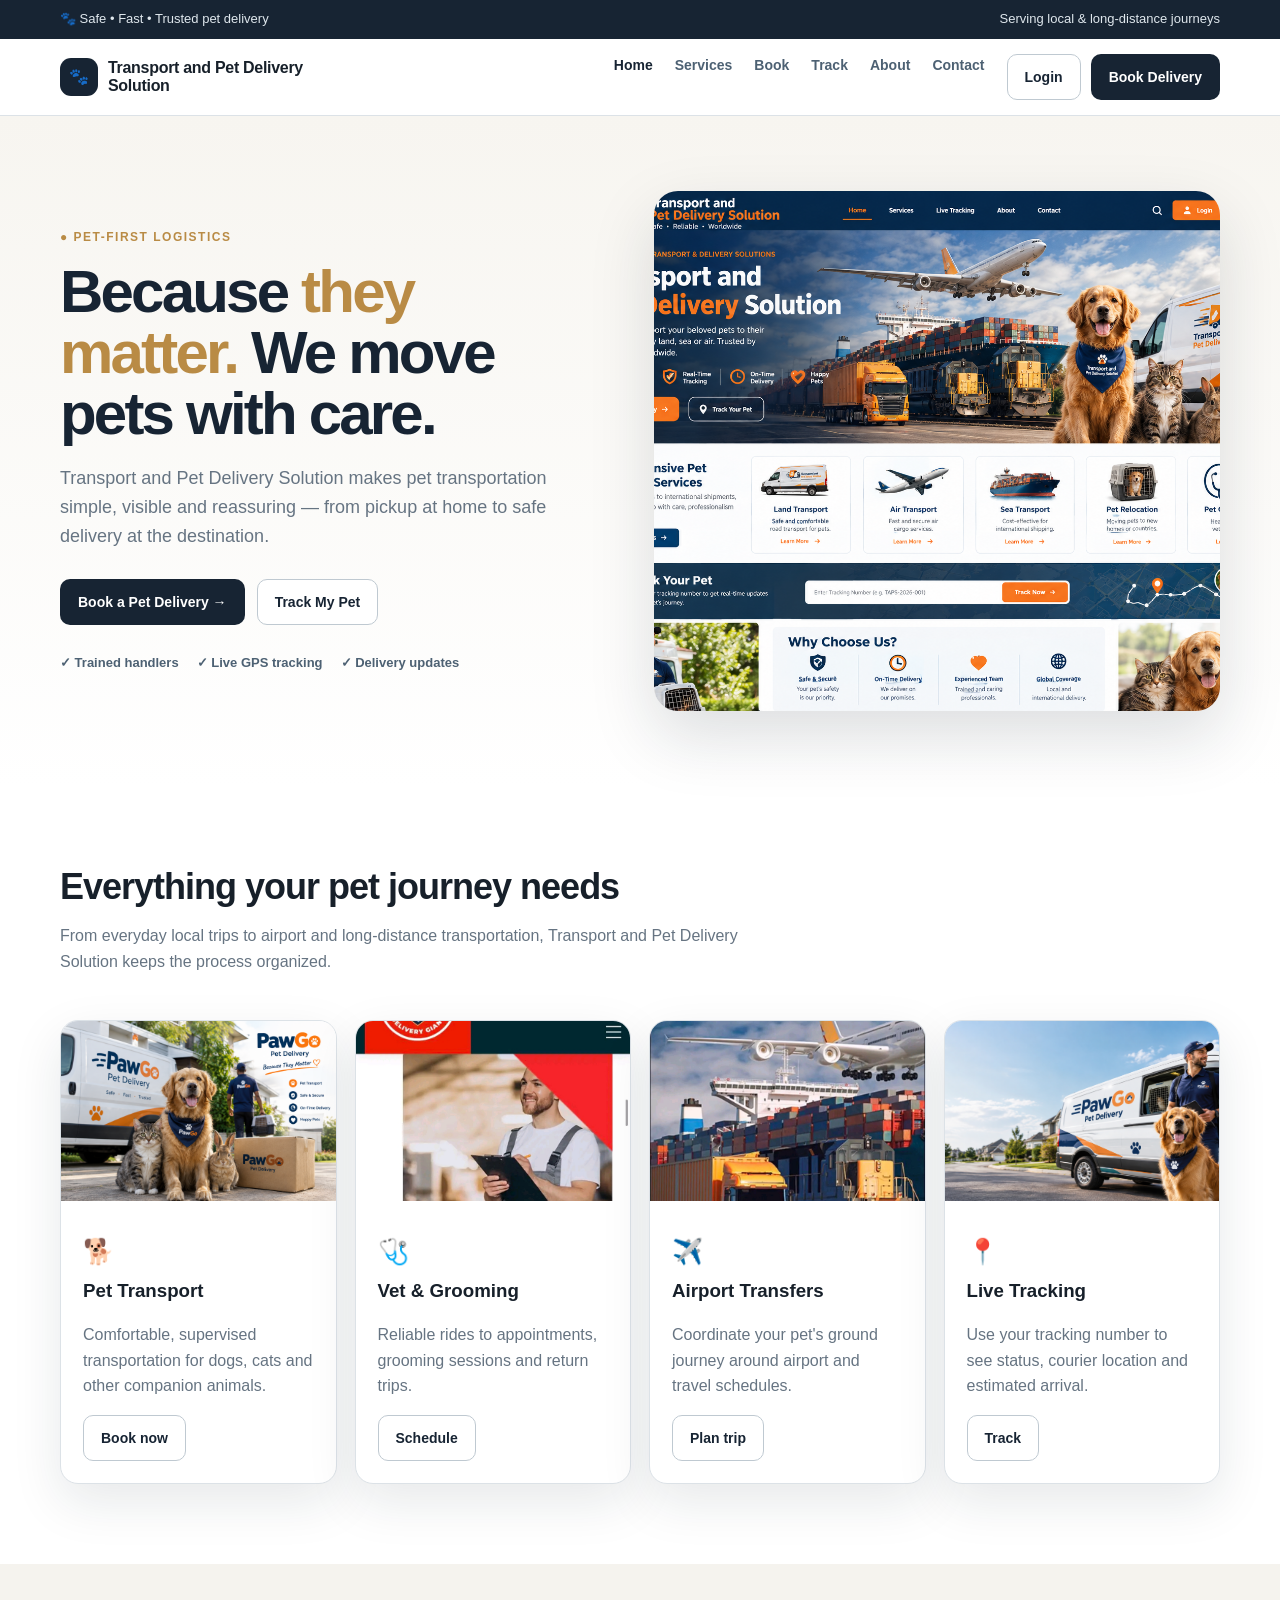
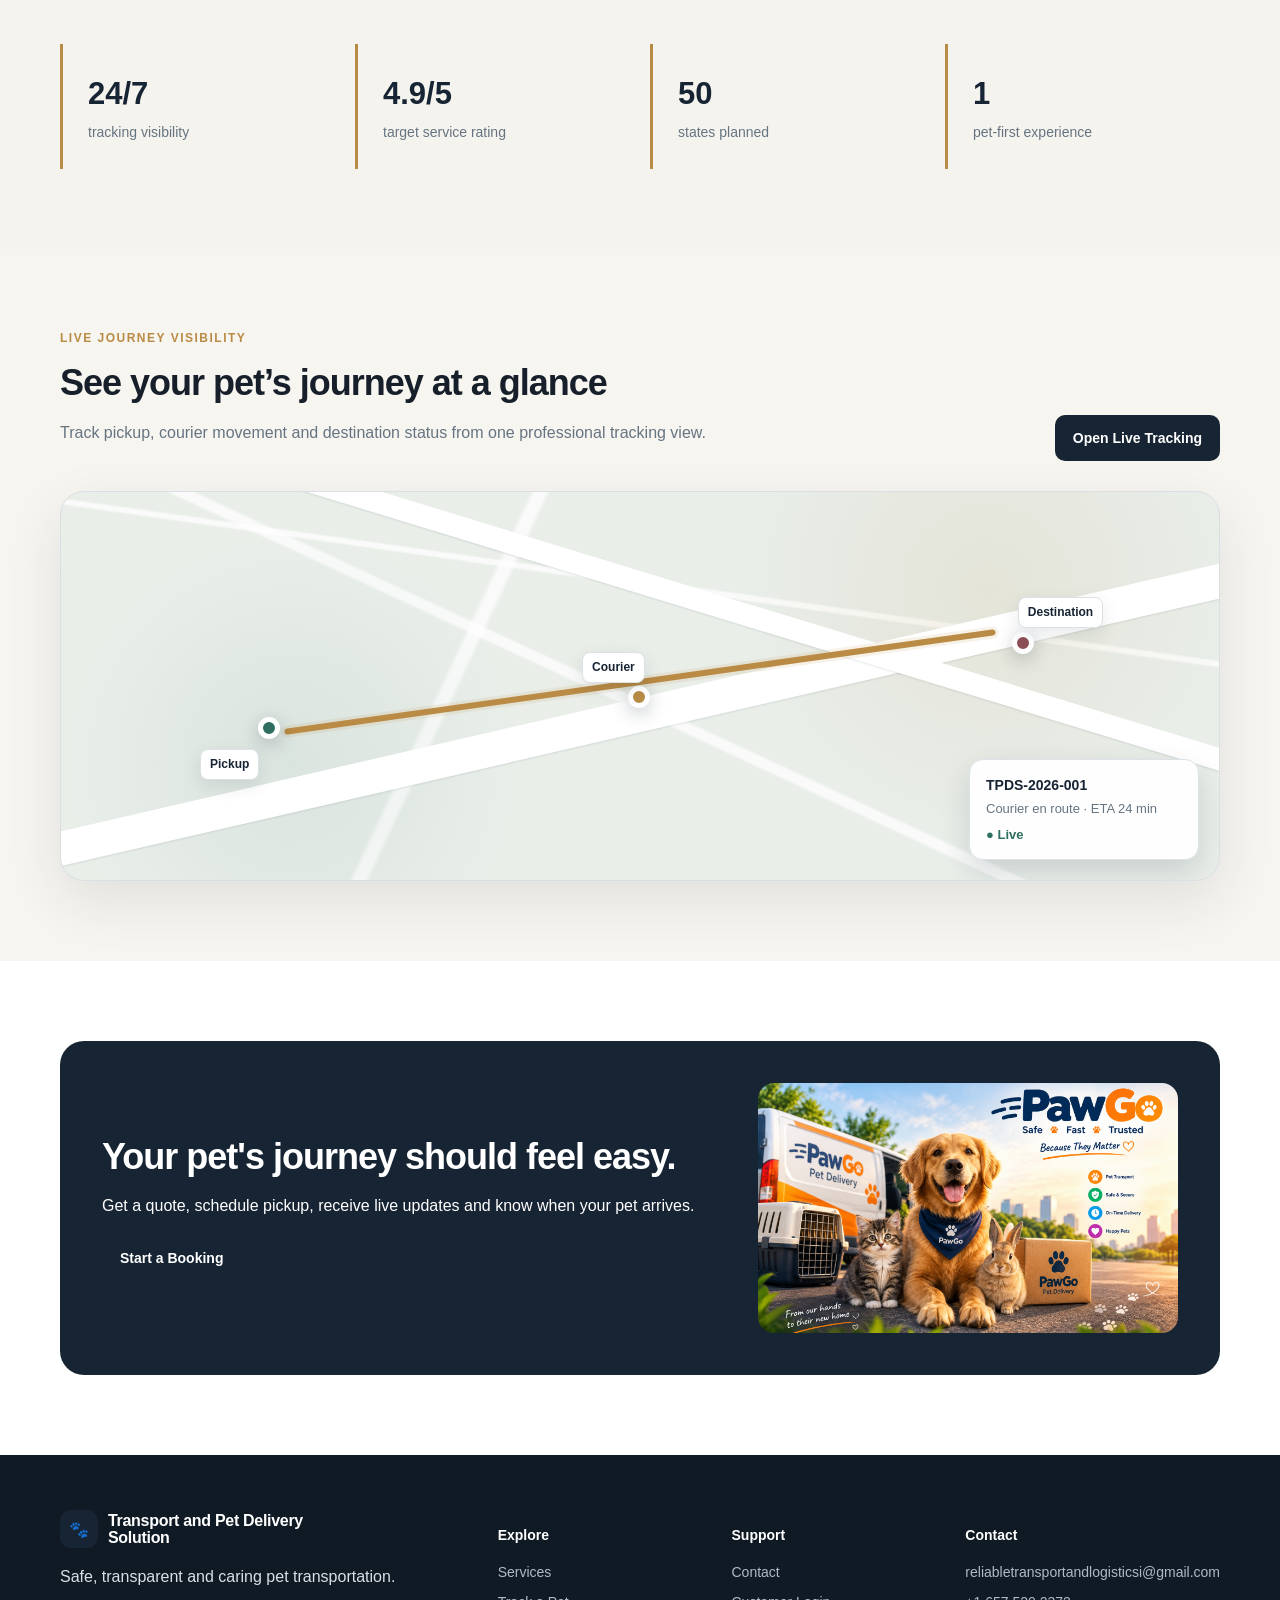
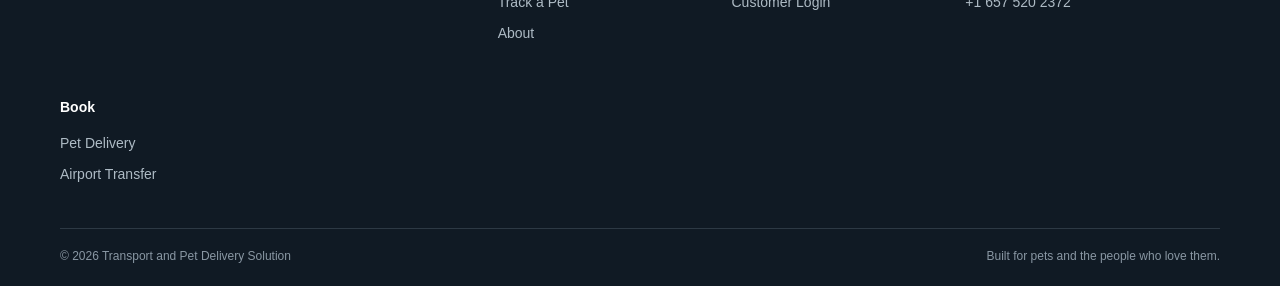
<file: index.html>
<!doctype html><html lang="en"><head><meta charset="utf-8"><meta name="viewport" content="width=device-width,initial-scale=1"><title>Transport and Pet Delivery Solution | Safe Pet Delivery</title><link rel="stylesheet" href="./css/styles.css"><link rel="stylesheet" href="./css/index.css"></head><body class="page-home">
<div class="topbar"><div class="container"><span>🐾 Safe • Fast • Trusted pet delivery</span><span>Serving local & long-distance journeys</span></div></div>
<header class="nav"><div class="container nav-inner"><a class="brand" href="/"><span class="brand-mark">🐾</span><span class="brand-name">Transport and Pet Delivery Solution</span></a><button class="menu" type="button" aria-label="Open navigation" aria-expanded="false">☰</button><nav class="nav-links"><a class="active" href="/">Home</a><a href="services.html">Services</a><a href="booking.html">Book</a><a href="tracking.html">Track</a><a href="about.html">About</a><a href="contact.html">Contact</a><div class="nav-actions"><a class="btn btn-outline" href="./login.html" data-nav-auth>Login</a><a class="btn btn-primary" href="./booking.html">Book Delivery</a></div></div></nav></div></header>
<main><section class="hero"><div class="container hero-grid"><div><div class="eyebrow">● Pet-first logistics</div><h1>Because <span>they matter.</span> We move pets with care.</h1><p>Transport and Pet Delivery Solution makes pet transportation simple, visible and reassuring — from pickup at home to safe delivery at the destination.</p><div class="hero-buttons"><a class="btn btn-primary" href="./booking.html">Book a Pet Delivery →</a><a class="btn btn-outline" href="./tracking.html">Track My Pet</a></div><div class="trust"><span>✓ Trained handlers</span><span>✓ Live GPS tracking</span><span>✓ Delivery updates</span></div></div><div class="hero-image"><img src="./images/transport-pet-delivery-solution-home.png" alt="Transport and Pet Delivery Solution pet delivery driver with pet carrier"></div></div></section>
<section class="section"><div class="container"><div class="section-head"><div><h2>Everything your pet journey needs</h2><p>From everyday local trips to airport and long-distance transportation, Transport and Pet Delivery Solution keeps the process organized.</p></div></div><div class="cards"><article class="card"><img src="./images/pawgo-realistic-service.png" alt="Pet transport"><div class="card-body"><div class="icon">🐕</div><h3>Pet Transport</h3><p>Comfortable, supervised transportation for dogs, cats and other companion animals.</p><a class="btn btn-outline" href="./booking.html">Book now</a></div></article><article class="card"><img src="./images/delivery-specialist.jpg" alt="Delivery specialist"><div class="card-body"><div class="icon">🩺</div><h3>Vet & Grooming</h3><p>Reliable rides to appointments, grooming sessions and return trips.</p><a class="btn btn-outline" href="./booking.html?service=vet-grooming">Schedule</a></div></article><article class="card"><img src="./images/global-logistics.jpg" alt="Air cargo logistics"><div class="card-body"><div class="icon">✈️</div><h3>Airport Transfers</h3><p>Coordinate your pet's ground journey around airport and travel schedules.</p><a class="btn btn-outline" href="./booking.html?service=airport-transfer">Plan trip</a></div></article><article class="card"><img src="./images/pawgo-van-tracking.png" alt="Transport and Pet Delivery Solution tracking van"><div class="card-body"><div class="icon">📍</div><h3>Live Tracking</h3><p>Use your tracking number to see status, courier location and estimated arrival.</p><a class="btn btn-outline" href="./tracking.html">Track</a></div></article></div></div></section>
<section class="section alt"><div class="container"><div class="stats"><div class="stat"><strong>24/7</strong><span>tracking visibility</span></div><div class="stat"><strong>4.9/5</strong><span>target service rating</span></div><div class="stat"><strong>50</strong><span>states planned</span></div><div class="stat"><strong>1</strong><span>pet-first experience</span></div></div></div></section>
<section class="section live-preview"><div class="container"><div class="section-head"><div><div class="eyebrow">Live journey visibility</div><h2>See your pet’s journey at a glance</h2><p>Track pickup, courier movement and destination status from one professional tracking view.</p></div><a class="btn btn-primary" href="./tracking.html">Open Live Tracking</a></div><div class="home-map"><div class="map-label pickup">Pickup</div><div class="map-label courier">Courier</div><div class="map-label destination">Destination</div><div class="map-road r1"></div><div class="map-road r2"></div><div class="home-route"></div><div class="home-pin pickup-pin"></div><div class="home-pin courier-pin"></div><div class="home-pin destination-pin"></div><div class="map-card"><strong>TPDS-2026-001</strong><span>Courier en route · ETA 24 min</span><span class="live-dot">● Live</span></div></div></div></section><section class="section"><div class="container banner"><div><h2>Your pet's journey should feel easy.</h2><p>Get a quote, schedule pickup, receive live updates and know when your pet arrives.</p><a class="btn btn-primary" href="./booking.html">Start a Booking</a></div><img src="./images/pawgo-promo.png" alt="Transport and Pet Delivery Solution pet delivery promotional image"></div></section></main>
<footer class="footer"><div class="container footer-grid"><div><div class="brand" style="color:white"><span class="brand-mark">🐾</span><span class="brand-name">Transport and Pet Delivery Solution</span></div><p>Safe, transparent and caring pet transportation.</p></div><div><h3>Explore</h3><a href="./services.html">Services</a><a href="./tracking.html">Track a Pet</a><a href="./about.html">About</a></div><div><h3>Support</h3><a href="./contact.html">Contact</a><a href="./login.html">Customer Login</a></div><div><h3>Contact</h3><a href="mailto:reliabletransportandlogisticsi@gmail.com">reliabletransportandlogisticsi@gmail.com</a><a href="tel:+16575202372">+1 657 520 2372</a></div><div><h3>Book</h3><a href="./booking.html">Pet Delivery</a><a href="./booking.html?service=airport-transfer">Airport Transfer</a></div></div><div class="container copyright"><span>© 2026 Transport and Pet Delivery Solution</span><span>Built for pets and the people who love them.</span></div></footer><div id="toast" class="toast"></div><script src="./js/app.js" defer></script></body></html>
</file>
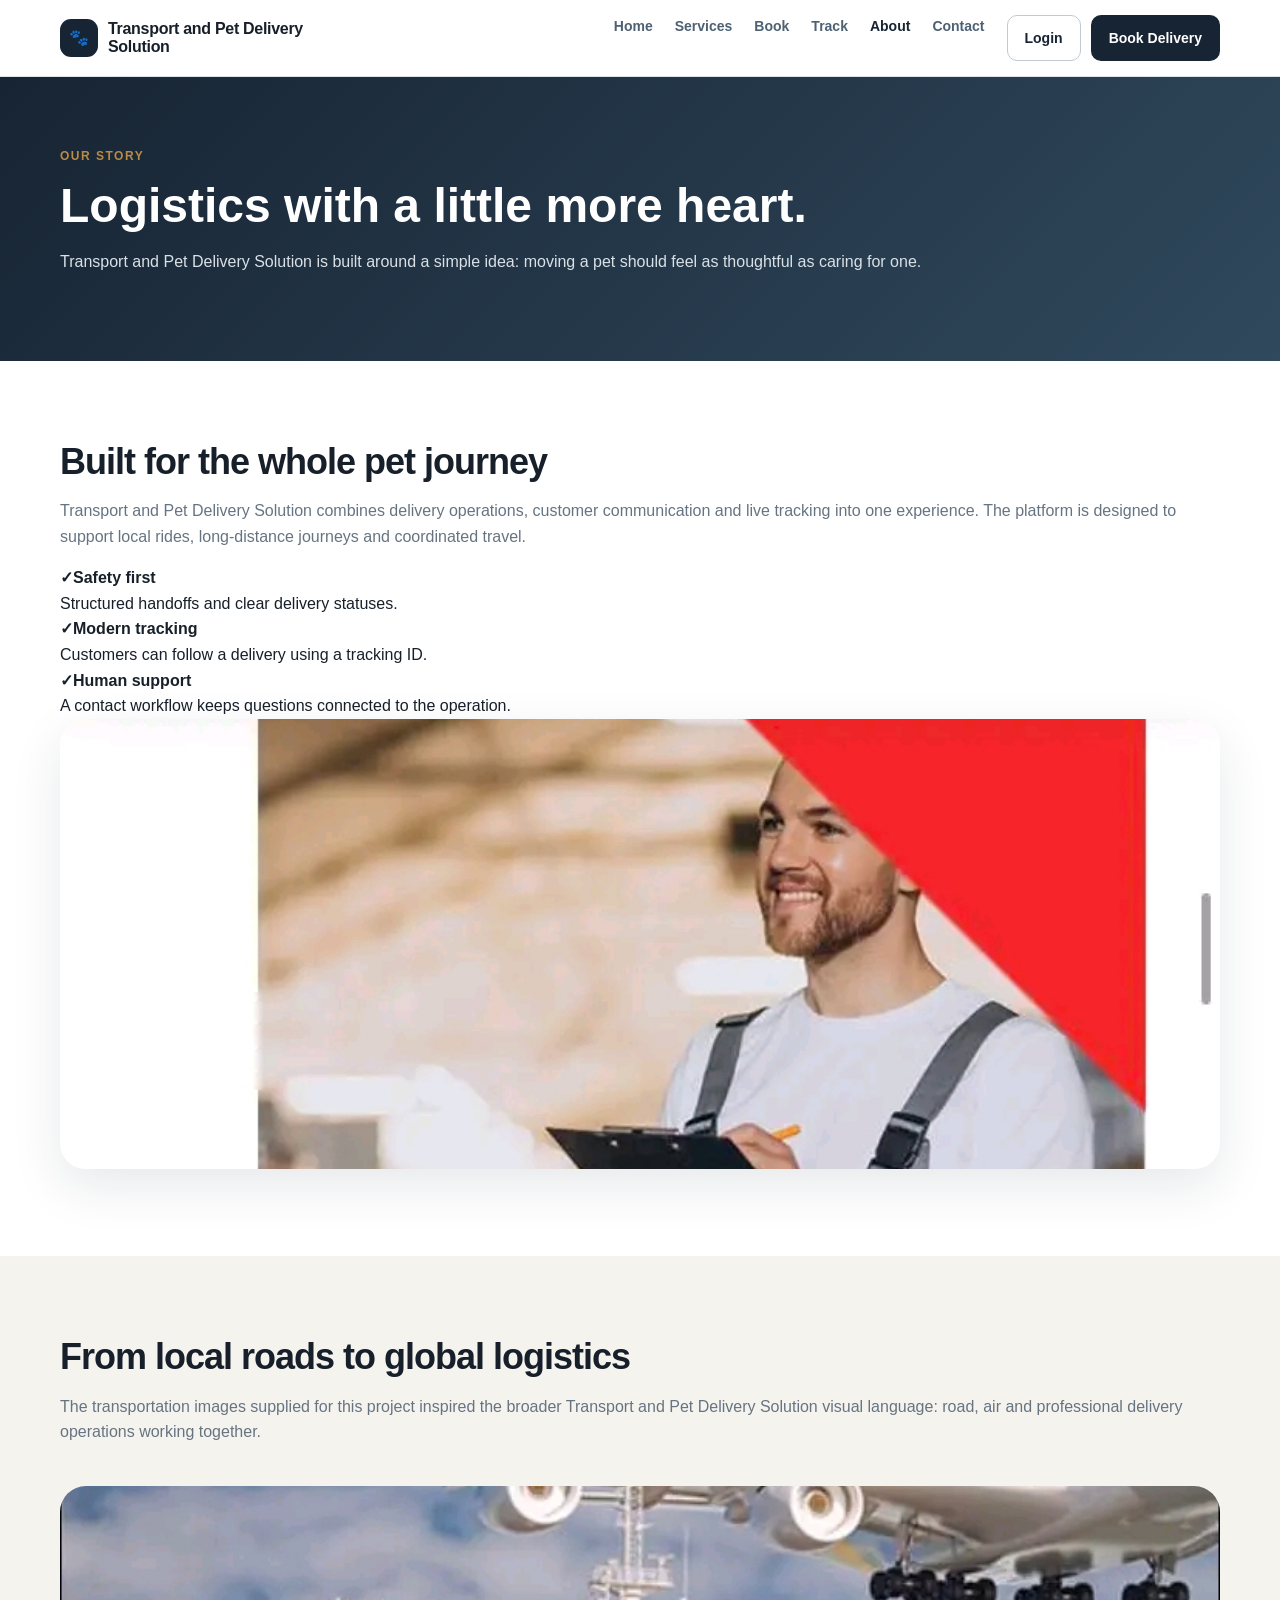
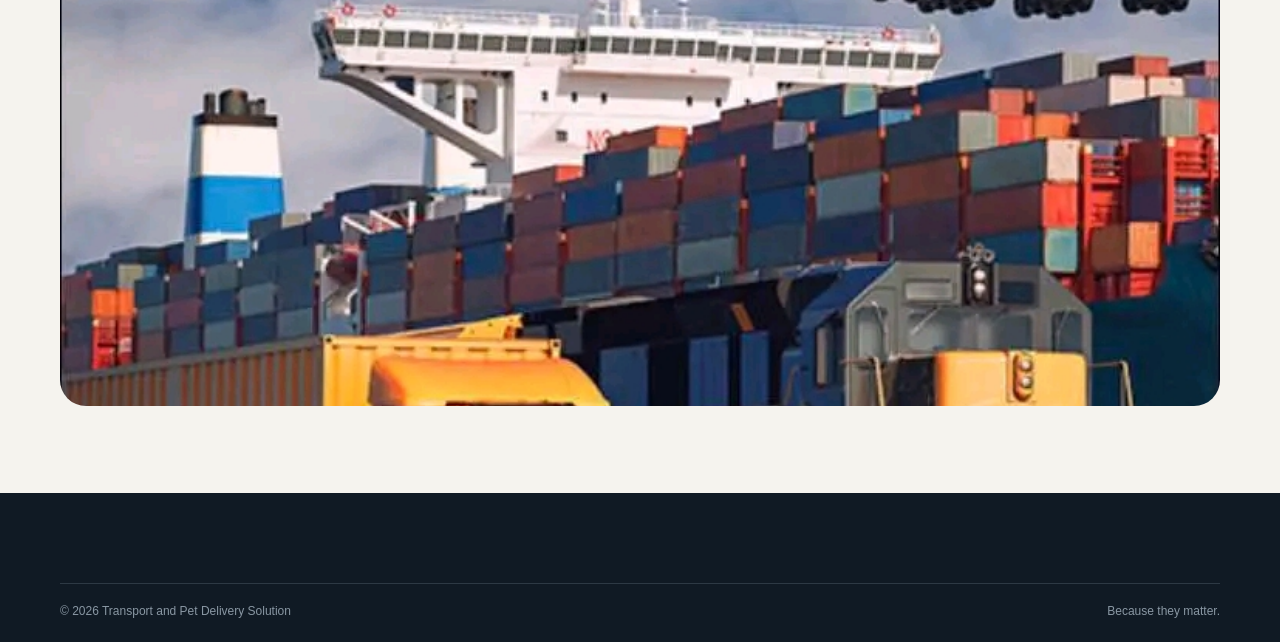
<file: about.html>
<!doctype html><html lang="en"><head><meta charset="utf-8"><meta name="viewport" content="width=device-width,initial-scale=1"><title>About Transport and Pet Delivery Solution</title><link rel="stylesheet" href="css/styles.css"><link rel="stylesheet" href="css/about.css"></head><body class="page-about"><header class="nav"><div class="container nav-inner"><a class="brand" href="/"><span class="brand-mark">🐾</span><span class="brand-name">Transport and Pet Delivery Solution</span></a><button class="menu" type="button" aria-label="Open navigation" aria-expanded="false">☰</button><nav class="nav-links"><a href="/">Home</a><a href="services.html">Services</a><a href="booking.html">Book</a><a href="tracking.html">Track</a><a class="active" href="about.html">About</a><a href="contact.html">Contact</a><div class="nav-actions"><a class="btn btn-outline" href="login.html">Login</a><a class="btn btn-primary" href="booking.html">Book Delivery</a></div></div></nav></div></header><section class="page-hero"><div class="container"><div class="eyebrow">Our story</div><h1>Logistics with a little more heart.</h1><p>Transport and Pet Delivery Solution is built around a simple idea: moving a pet should feel as thoughtful as caring for one.</p></div></section><section class="section"><div class="container two-col"><div><h2>Built for the whole pet journey</h2><p class="muted">Transport and Pet Delivery Solution combines delivery operations, customer communication and live tracking into one experience. The platform is designed to support local rides, long-distance journeys and coordinated travel.</p><div class="checklist"><div class="check"><b>✓</b><span><strong>Safety first</strong><br>Structured handoffs and clear delivery statuses.</span></div><div class="check"><b>✓</b><span><strong>Modern tracking</strong><br>Customers can follow a delivery using a tracking ID.</span></div><div class="check"><b>✓</b><span><strong>Human support</strong><br>A contact workflow keeps questions connected to the operation.</span></div></div></div><img src="images/delivery-specialist.jpg" alt="Transport and Pet Delivery Solution delivery specialist" style="border-radius:26px;height:450px;width:100%;object-fit:cover;box-shadow:var(--shadow)"></div></section><section class="section alt"><div class="container"><h2>From local roads to global logistics</h2><p class="muted">The transportation images supplied for this project inspired the broader Transport and Pet Delivery Solution visual language: road, air and professional delivery operations working together.</p><img src="images/global-logistics.jpg" alt="Air, ship, truck and rail logistics" style="width:100%;max-height:520px;object-fit:cover;border-radius:26px;margin-top:25px"></div></section><footer class="footer"><div class="container copyright"><span>© 2026 Transport and Pet Delivery Solution</span><span>Because they matter.</span></div></footer><script src="js/app.js"></script></body></html>
</file>
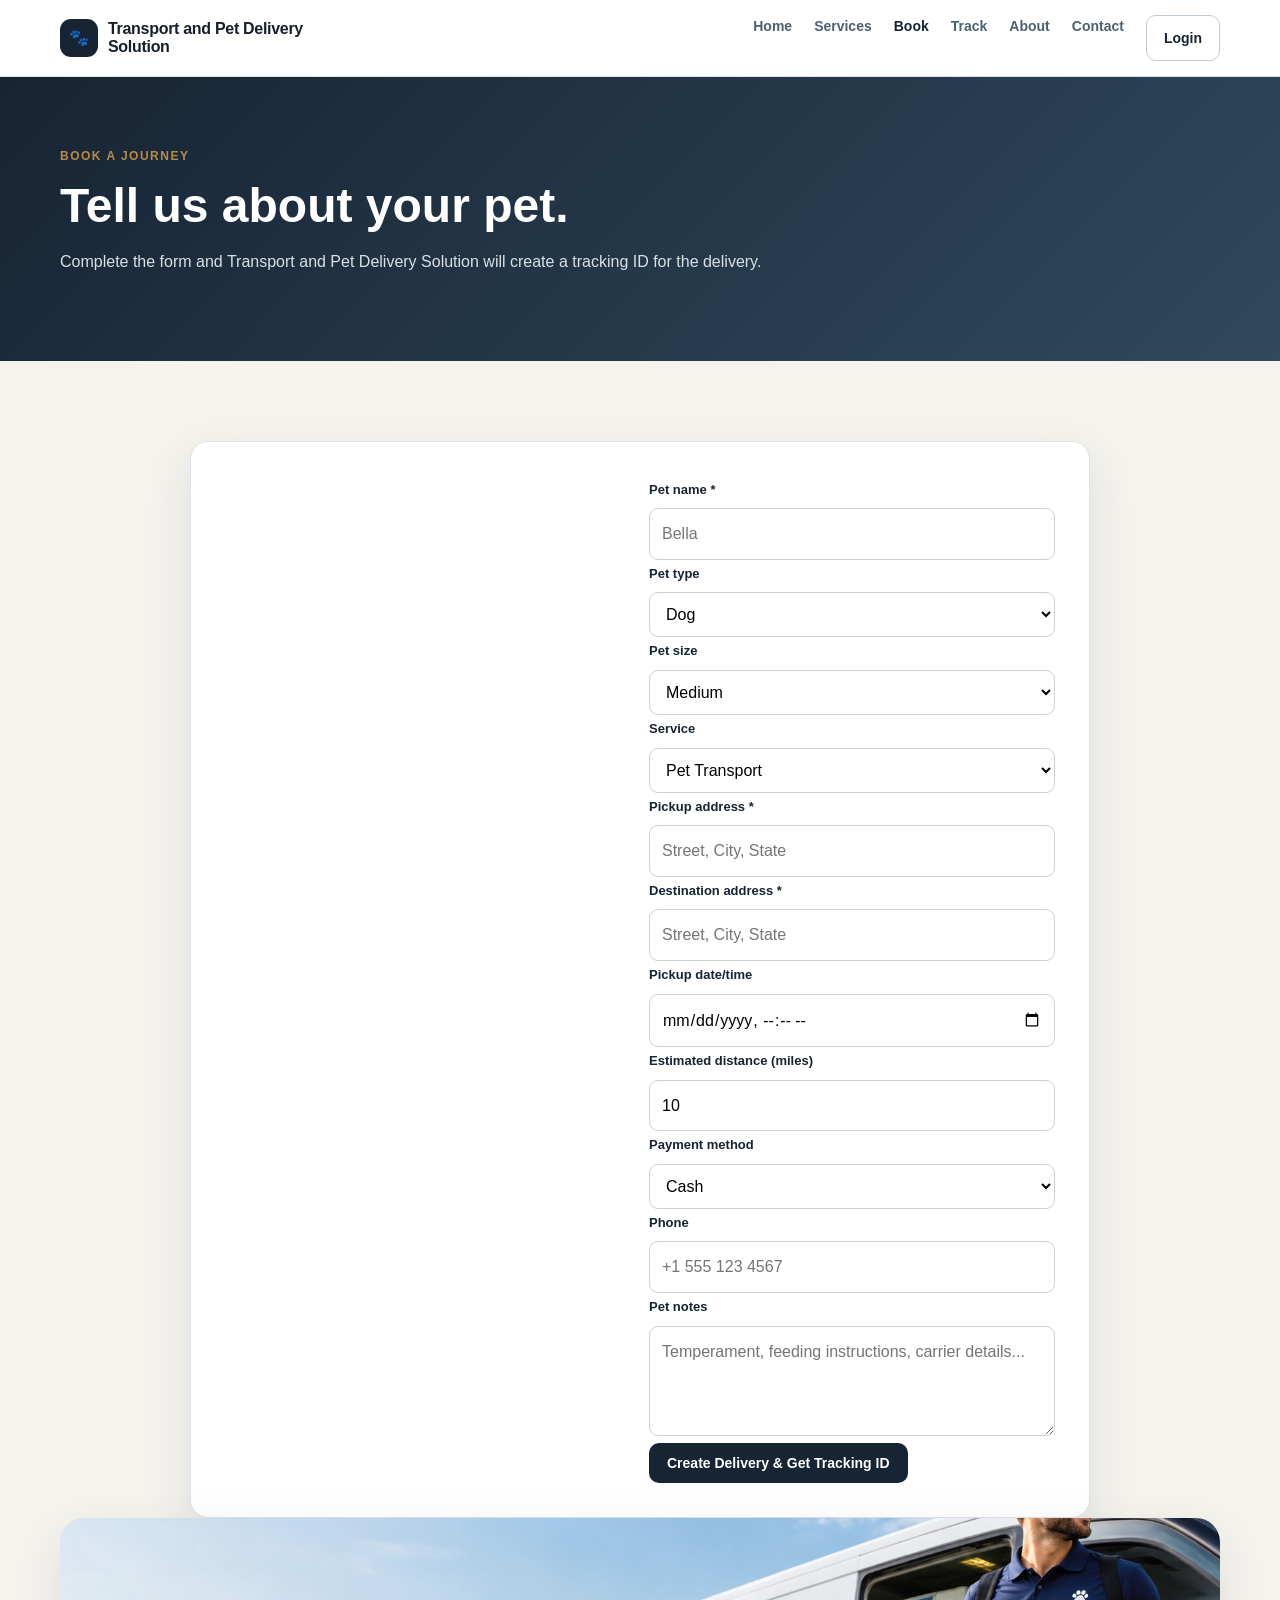
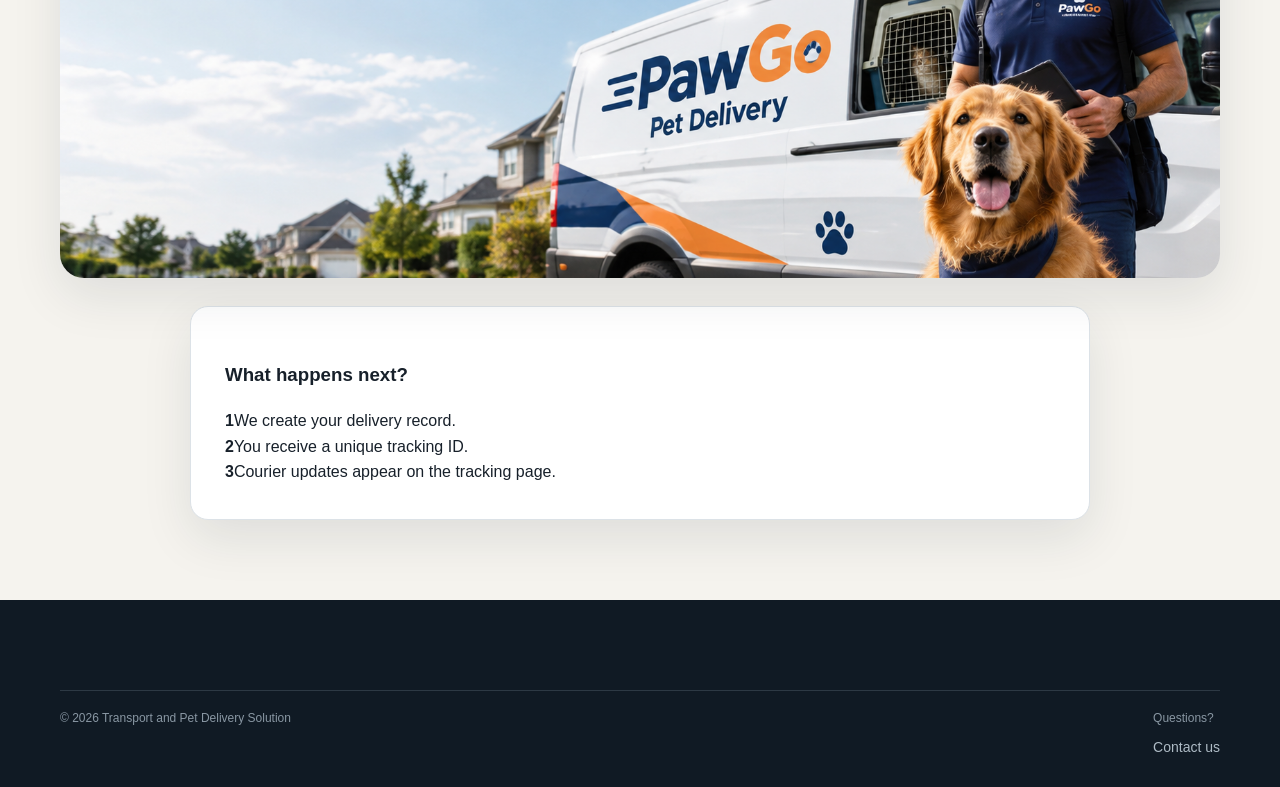
<file: booking.html>
<!doctype html><html lang="en"><head><meta charset="utf-8"><meta name="viewport" content="width=device-width,initial-scale=1"><title>Book a Delivery | Transport and Pet Delivery Solution</title><link rel="stylesheet" href="css/styles.css"><link rel="stylesheet" href="css/booking.css"></head><body class="page-booking"><header class="nav"><div class="container nav-inner"><a class="brand" href="/"><span class="brand-mark">🐾</span><span class="brand-name">Transport and Pet Delivery Solution</span></a><button class="menu" type="button" aria-label="Open navigation" aria-expanded="false">☰</button><nav class="nav-links"><a href="/">Home</a><a href="services.html">Services</a><a class="active" href="booking.html">Book</a><a href="tracking.html">Track</a><a href="about.html">About</a><a href="contact.html">Contact</a><div class="nav-actions"><a class="btn btn-outline" href="login.html">Login</a></div></div></nav></div></header><section class="page-hero"><div class="container"><div class="eyebrow">Book a journey</div><h1>Tell us about your pet.</h1><p>Complete the form and Transport and Pet Delivery Solution will create a tracking ID for the delivery.</p></div></section><section class="section"><div class="container two-col"><form id="bookingForm" class="form-card"><div id="bookingNotice" class="notice"></div><div class="form-grid"><div class="field"><label>Pet name *</label><input name="petName" required placeholder="Bella"></div><div class="field"><label>Pet type</label><select name="petType"><option>Dog</option><option>Cat</option><option>Rabbit</option><option>Bird</option><option>Other</option></select></div><div class="field"><label>Pet size</label><select name="petSize"><option value="small">Small</option><option value="medium" selected>Medium</option><option value="large">Large</option><option value="xlarge">X-Large</option></select></div><div class="field"><label>Service</label><select id="service" name="service"><option value="pet-transport">Pet Transport</option><option value="vet-grooming">Vet & Grooming</option><option value="airport-transfer">Airport Transfer</option><option value="pet-essentials">Pet Essentials</option></select></div><div class="field full"><label>Pickup address *</label><input name="pickupAddress" required placeholder="Street, City, State"></div><div class="field full"><label>Destination address *</label><input name="destinationAddress" required placeholder="Street, City, State"></div><div class="field"><label>Pickup date/time</label><input name="scheduledAt" type="datetime-local"></div><div class="field"><label>Estimated distance (miles)</label><input name="distanceMiles" type="number" min="0" value="10"></div><div class="field"><label>Payment method</label><select name="paymentMethod"><option value="cash">Cash</option><option value="card">Card</option><option value="apple_pay">Apple Pay</option><option value="gift_card">Gift Card</option></select></div><div class="field"><label>Phone</label><input name="phone" placeholder="+1 555 123 4567"></div><div class="field full"><label>Pet notes</label><textarea name="petNotes" placeholder="Temperament, feeding instructions, carrier details..."></textarea></div><div class="field full"><button class="btn btn-primary" type="submit">Create Delivery & Get Tracking ID</button></div></div></form><div><img src="images/pawgo-van-tracking.png" alt="Transport and Pet Delivery Solution van" style="border-radius:24px;box-shadow:var(--shadow);height:360px;width:100%;object-fit:cover"><div class="form-card" style="margin-top:20px"><h3>What happens next?</h3><div class="checklist"><div class="check"><b>1</b><span>We create your delivery record.</span></div><div class="check"><b>2</b><span>You receive a unique tracking ID.</span></div><div class="check"><b>3</b><span>Courier updates appear on the tracking page.</span></div></div></div></div></div></section><footer class="footer"><div class="container copyright"><span>© 2026 Transport and Pet Delivery Solution</span><span>Questions? <a href="contact.html">Contact us</a></span></div></footer><div id="toast" class="toast"></div><script src="js/app.js"></script><script src="js/booking.js"></script></body></html>
</file>
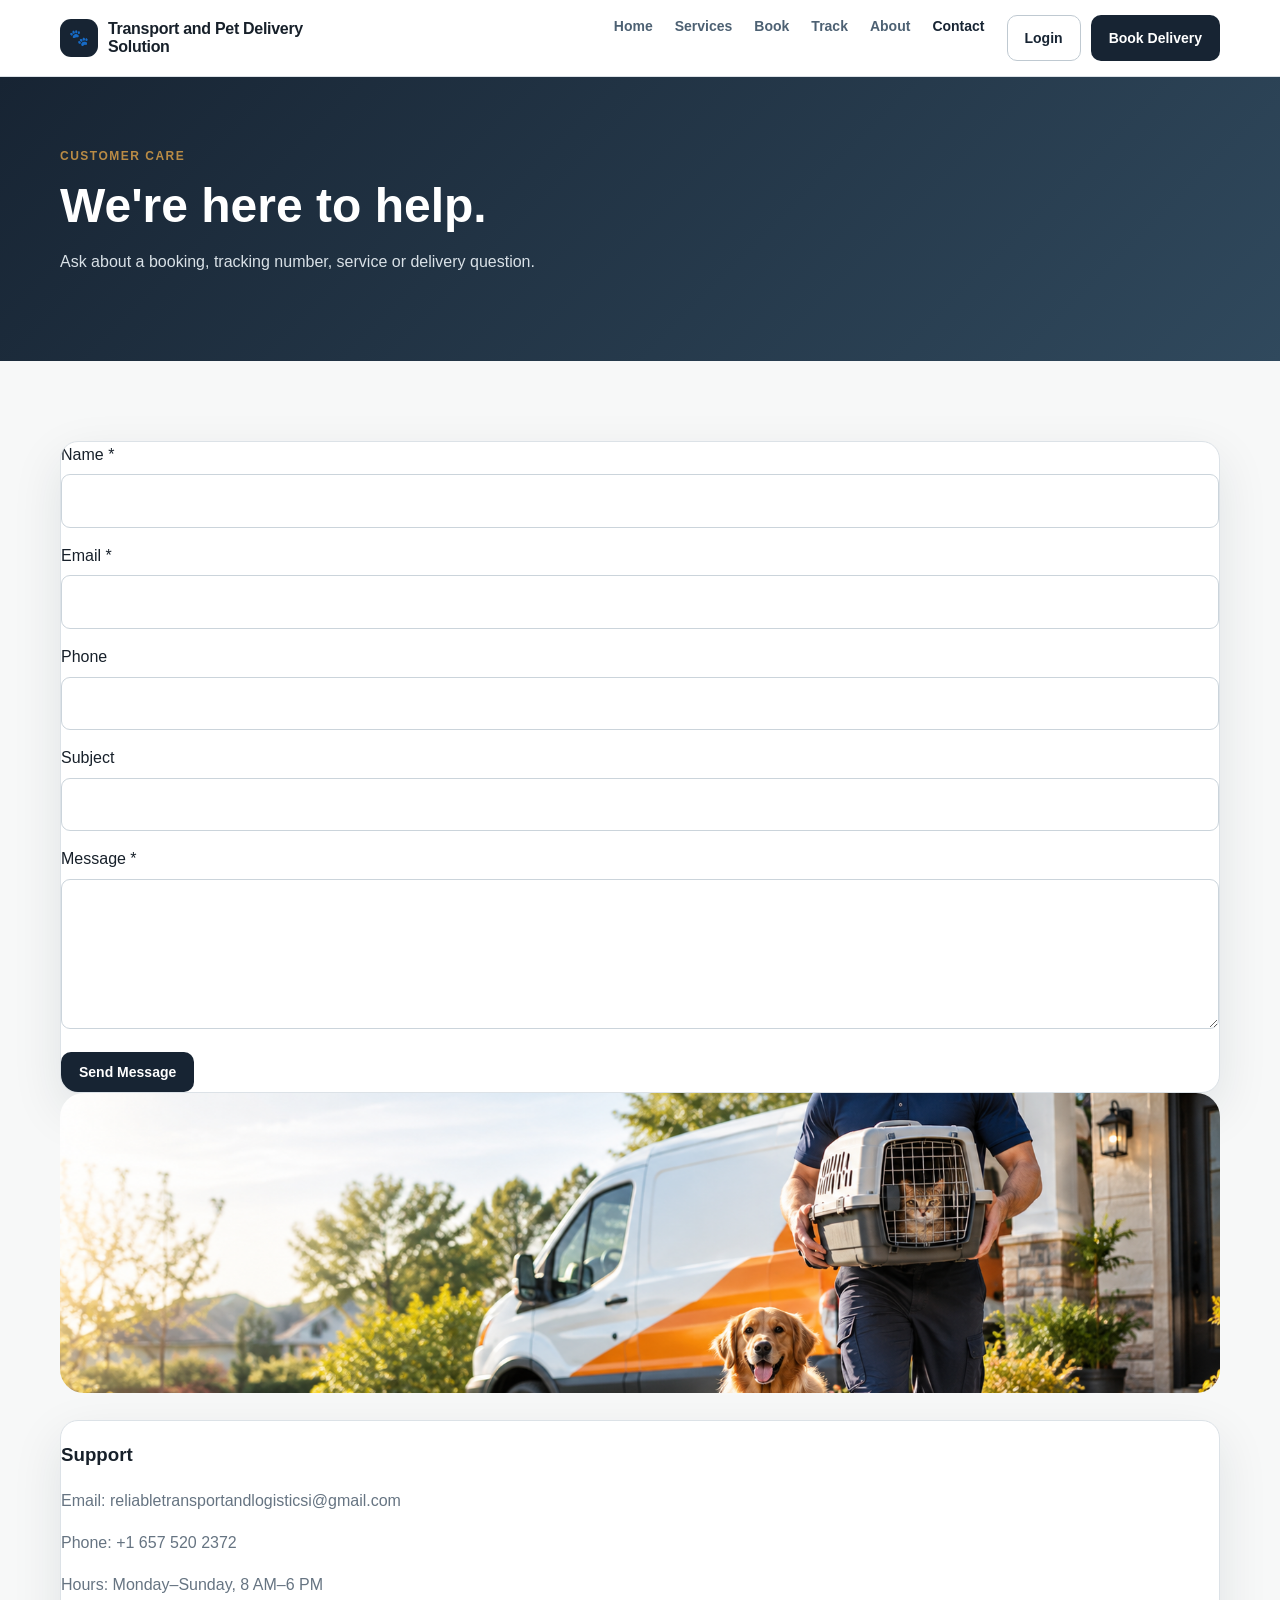
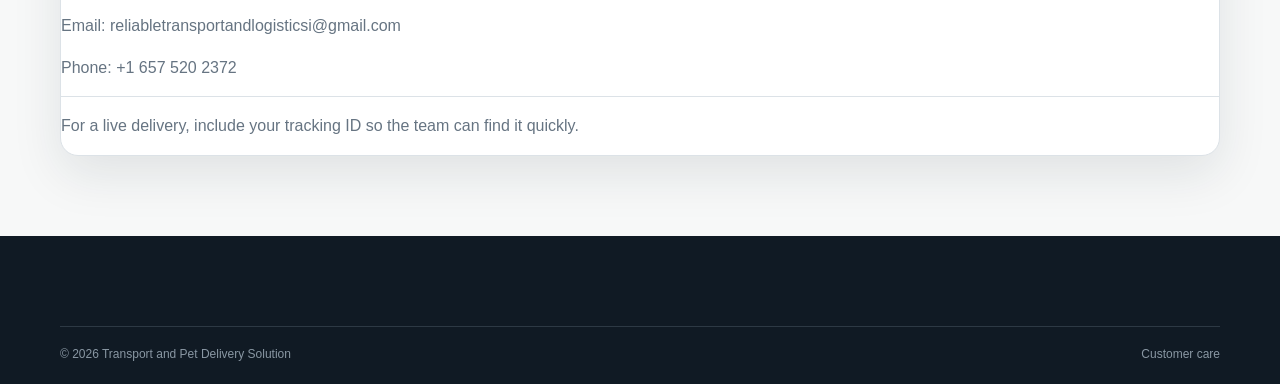
<file: contact.html>
<!doctype html><html lang="en"><head><meta charset="utf-8"><meta name="viewport" content="width=device-width,initial-scale=1"><title>Contact Transport and Pet Delivery Solution</title><link rel="stylesheet" href="css/styles.css"><link rel="stylesheet" href="css/contact.css"></head><body class="page-contact"><header class="nav"><div class="container nav-inner"><a class="brand" href="/"><span class="brand-mark">🐾</span><span class="brand-name">Transport and Pet Delivery Solution</span></a><button class="menu" type="button" aria-label="Open navigation" aria-expanded="false">☰</button><nav class="nav-links"><a href="/">Home</a><a href="services.html">Services</a><a href="booking.html">Book</a><a href="tracking.html">Track</a><a href="about.html">About</a><a class="active" href="contact.html">Contact</a><div class="nav-actions"><a class="btn btn-outline" href="login.html">Login</a><a class="btn btn-primary" href="booking.html">Book Delivery</a></div></div></nav></div></header><section class="page-hero"><div class="container"><div class="eyebrow">Customer care</div><h1>We're here to help.</h1><p>Ask about a booking, tracking number, service or delivery question.</p></div></section><section class="section"><div class="container two-col"><div class="form-card"><div id="contactNotice" class="notice"></div><form id="contactForm"><div class="form-grid"><div class="field"><label>Name *</label><input name="name" required></div><div class="field"><label>Email *</label><input name="email" type="email" required></div><div class="field"><label>Phone</label><input name="phone"></div><div class="field"><label>Subject</label><input name="subject"></div><div class="field full"><label>Message *</label><textarea name="message" required></textarea></div><div class="field full"><button class="btn btn-primary">Send Message</button></div></div></form></div><div><img src="images/pawgo-delivery-home.png" alt="Transport and Pet Delivery Solution delivery at home" style="height:300px;width:100%;object-fit:cover;border-radius:24px"><div class="form-card" style="margin-top:20px"><h3>Support</h3><p class="muted">Email: reliabletransportandlogisticsi@gmail.com</p><p class="muted">Phone: +1 657 520 2372</p><p class="muted">Hours: Monday–Sunday, 8 AM–6 PM</p><p class="muted">Email: reliabletransportandlogisticsi@gmail.com</p><p class="muted">Phone: +1 657 520 2372</p><hr style="border:0;border-top:1px solid var(--line)"><p class="muted">For a live delivery, include your tracking ID so the team can find it quickly.</p></div></div></div></section><footer class="footer"><div class="container copyright"><span>© 2026 Transport and Pet Delivery Solution</span><span>Customer care</span></div></footer><div id="toast" class="toast"></div><script src="js/app.js"></script><script src="js/contact.js"></script></body></html>
</file>
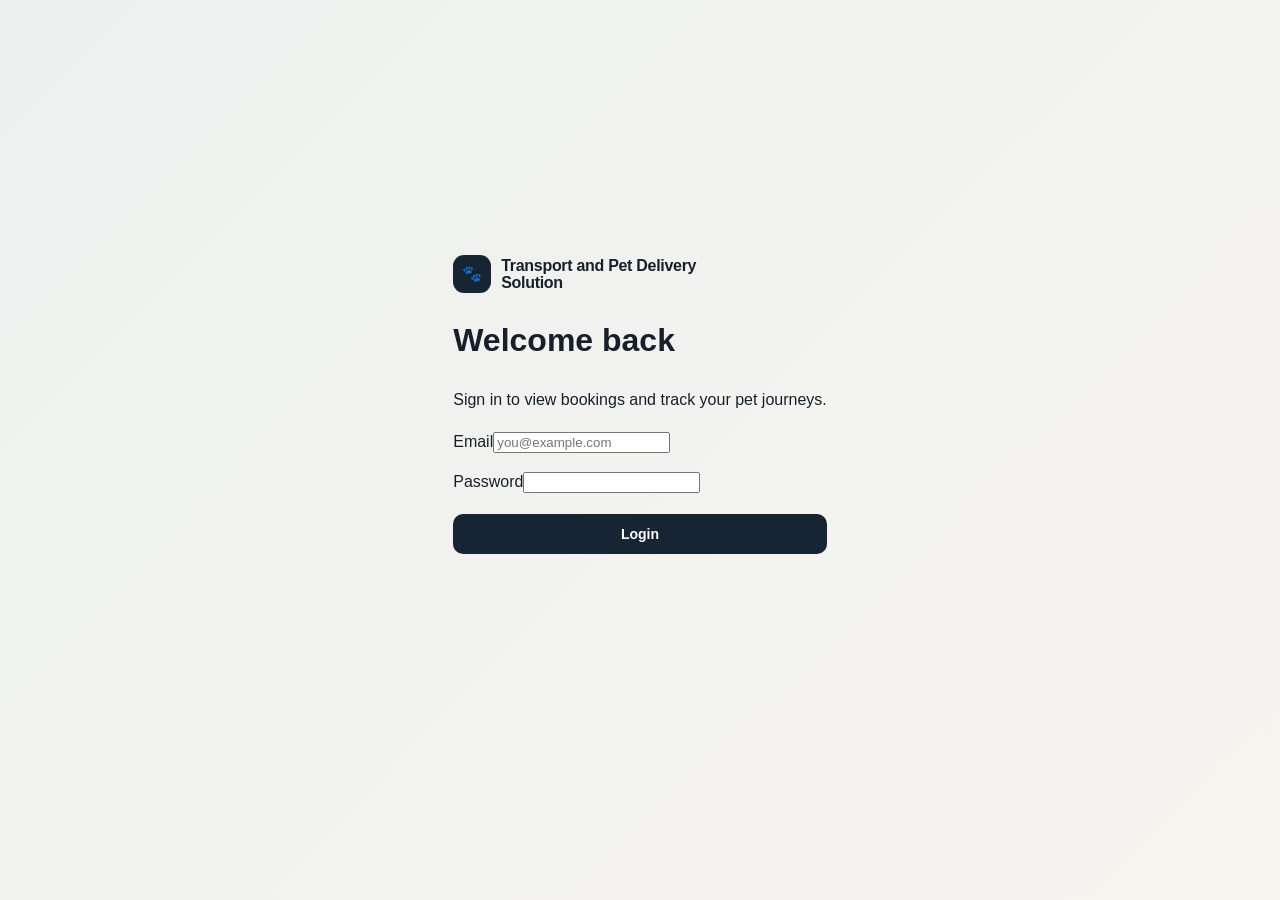
<file: courier.html>
<!doctype html><html lang="en"><head><meta charset="utf-8"><meta name="viewport" content="width=device-width,initial-scale=1"><title>Courier Console | Transport and Pet Delivery Solution</title><link rel="stylesheet" href="css/styles.css"><link rel="stylesheet" href="css/courier.css"></head><body class="page-courier"><header class="nav"><div class="container nav-inner"><a class="brand" href="/"><span class="brand-mark">🐾</span><span class="brand-name">Transport and Pet Delivery Solution</span></a><button class="menu" type="button" aria-label="Open navigation" aria-expanded="false">☰</button><nav class="nav-links"><a href="/">Home</a><a href="services.html">Services</a><a href="booking.html">Book</a><a href="tracking.html">Track</a><a href="about.html">About</a><a href="contact.html">Contact</a><div class="nav-actions"><button class="btn btn-outline" onclick="pawgo.logout()">Logout</button></div></div></nav></div></header><section class="section"><div class="container"><div class="section-head"><div><div class="eyebrow">Courier console</div><h2>Delivery operations</h2><p>Update a delivery status and send a location update.</p></div></div><div class="two-col"><div class="form-card"><h3>Update status</h3><form id="statusForm"><div class="field"><label>Tracking ID</label><input name="trackingId" value="TPDS-2026-001" required></div><div class="field" style="margin-top:12px"><label>Status</label><select name="status"><option>picked_up</option><option selected>in_transit</option><option>nearby</option><option>delivered</option></select></div><button class="btn btn-primary" style="margin-top:16px">Update status</button></form></div><div class="form-card"><h3>Send GPS location</h3><form id="locationForm"><div class="field"><label>Tracking ID</label><input name="trackingId" value="TPDS-2026-001" required></div><div class="form-grid" style="margin-top:12px"><div class="field"><label>Latitude</label><input name="lat" value="30.2700" required></div><div class="field"><label>Longitude</label><input name="lng" value="-97.7440" required></div></div><button class="btn btn-primary" style="margin-top:16px">Send location</button></form></div></div></div></section><div id="toast" class="toast"></div><script src="js/app.js"></script><script src="js/courier.js"></script></body></html>
</file>
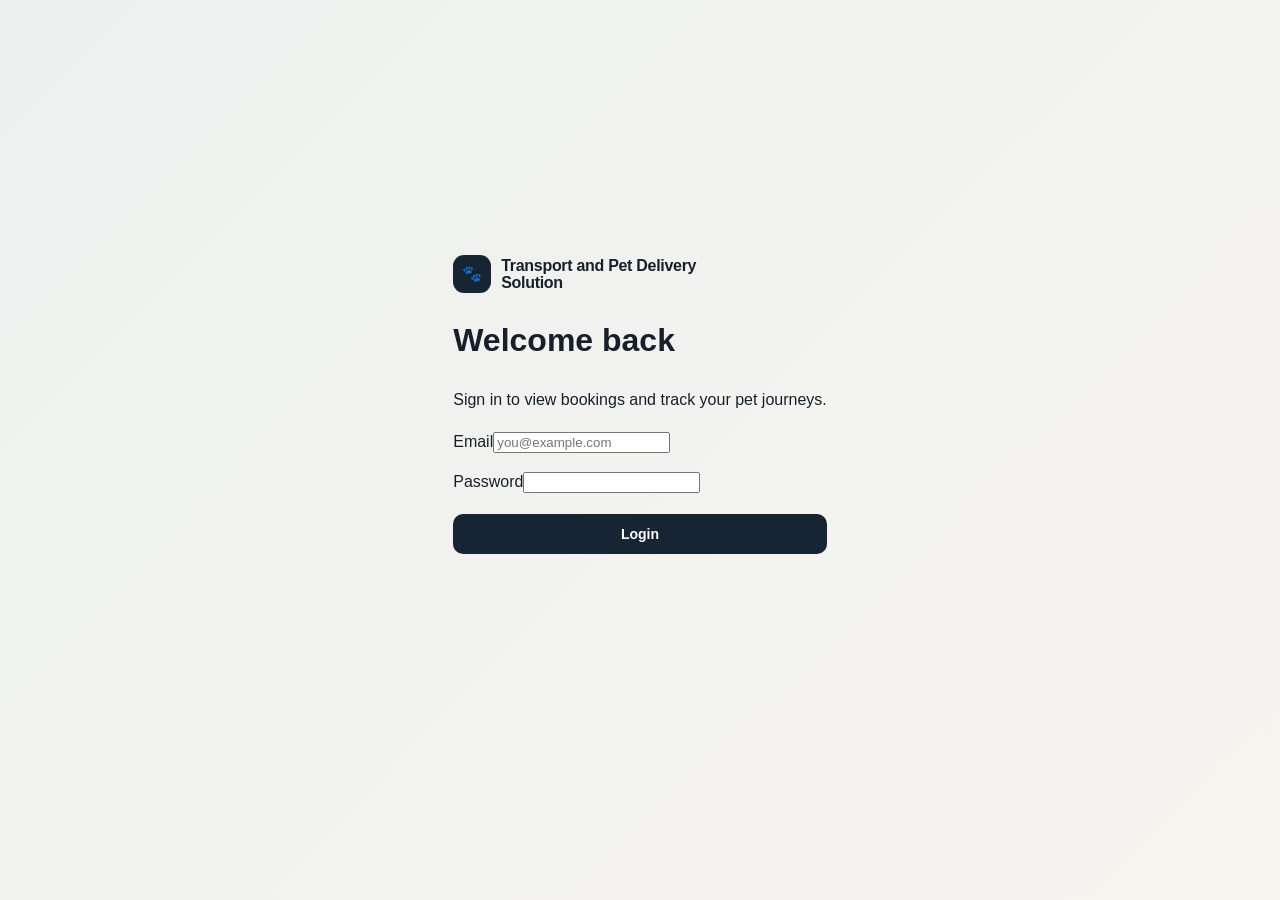
<file: dashboard.html>
<!doctype html><html lang="en"><head><meta charset="utf-8"><meta name="viewport" content="width=device-width,initial-scale=1"><title>Dashboard | Transport and Pet Delivery Solution</title><link rel="stylesheet" href="css/styles.css"><link rel="stylesheet" href="css/dashboard.css"></head><body class="page-dashboard"><header class="nav"><div class="container nav-inner"><a class="brand" href="/"><span class="brand-mark">🐾</span><span class="brand-name">Transport and Pet Delivery Solution</span></a><button class="menu" type="button" aria-label="Open navigation" aria-expanded="false">☰</button><nav class="nav-links"><a href="/">Home</a><a href="services.html">Services</a><a href="booking.html">Book</a><a href="tracking.html">Track</a><a href="about.html">About</a><a href="contact.html">Contact</a><div class="nav-actions"><button class="btn btn-outline" onclick="pawgo.logout()">Logout</button></div></div></nav></div></header><section class="section"><div class="container"><div class="section-head"><div><div class="eyebrow">Customer dashboard</div><h2>Welcome, <span data-auth-name>Customer</span></h2><p>Manage your pet deliveries and follow recent journeys.</p></div><div class="dashboard-actions"><a class="btn btn-primary" href="booking.html">+ New delivery</a><a class="btn btn-outline" href="tracking.html">Track a delivery</a></div></div><div class="dashboard-links"><a class="dashboard-link" href="/">🏠 Home<span>Return to the homepage</span></a><a class="dashboard-link" href="services.html">🐾 Services<span>View pet transport services</span></a><a class="dashboard-link" href="booking.html">📦 Booking<span>Create a new delivery</span></a><a class="dashboard-link" href="tracking.html">📍 Tracking<span>Follow your pet journey</span></a></div><div class="stats" style="margin-bottom:25px"><div class="stat"><strong id="total">0</strong><span>Total deliveries</span></div><div class="stat"><strong id="active">0</strong><span>Active</span></div><div class="stat"><strong id="delivered">0</strong><span>Delivered</span></div><div class="stat"><strong id="spend">$0</strong><span>Total booked</span></div></div><div class="table-wrap"><table class="table"><thead><tr><th>Tracking ID</th><th>Pet</th><th>Route</th><th>Status</th><th>Amount</th><th>Action</th></tr></thead><tbody id="deliveryRows"></tbody></table></div></div></section><footer class="footer"><div class="container copyright"><span>© 2026 Transport and Pet Delivery Solution</span><span>Customer dashboard</span></div></footer><div id="toast" class="toast"></div><script src="js/app.js"></script><script src="js/dashboard.js"></script></body></html>
</file>
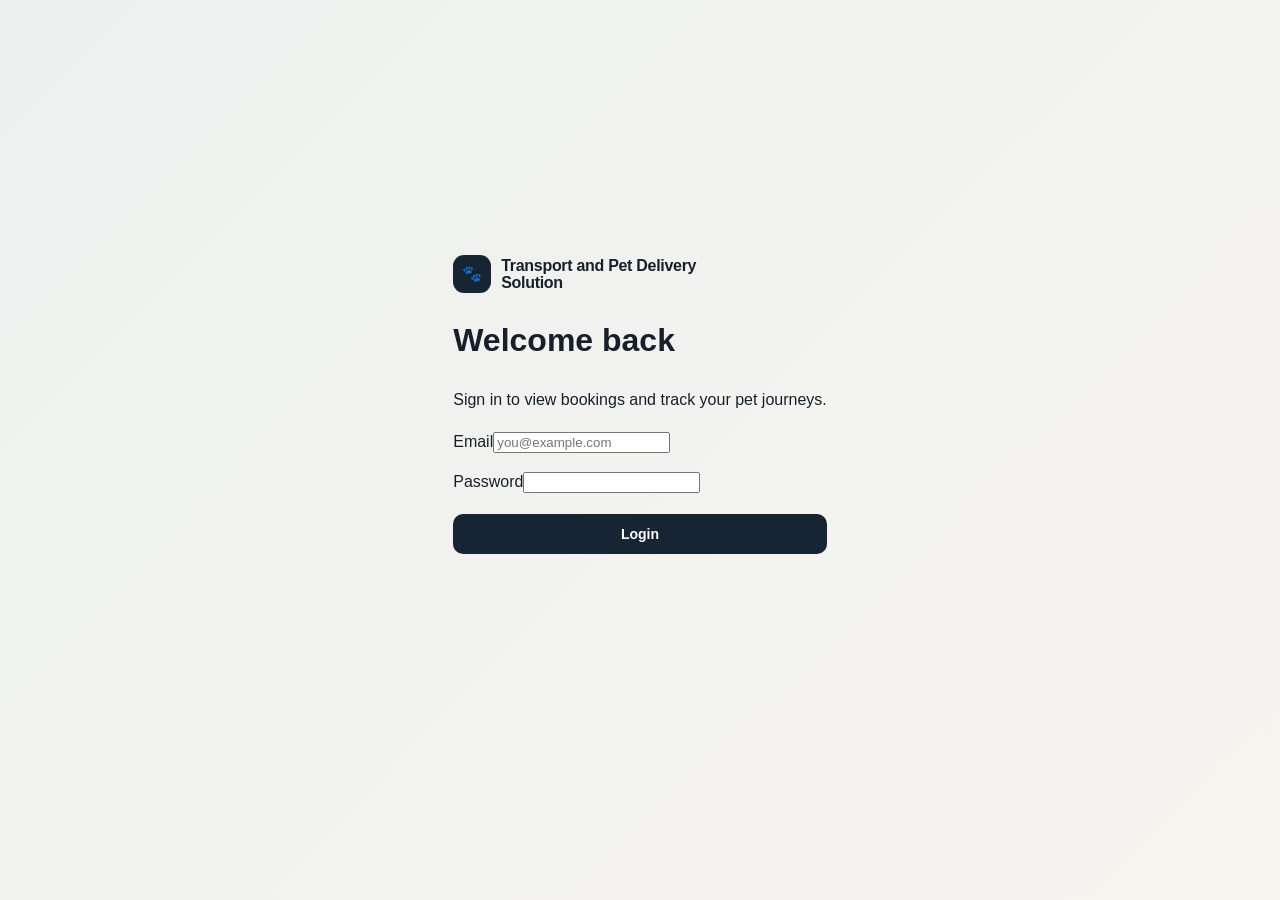
<file: login.html>
<!doctype html><html lang="en"><head><meta charset="utf-8"><meta name="viewport" content="width=device-width,initial-scale=1"><title>Login | Transport and Pet Delivery Solution</title><link rel="stylesheet" href="css/styles.css"><link rel="stylesheet" href="css/login.css"></head><body class="page-login"><div class="auth-wrap"><div class="auth-grid"><div class="auth-image" style="background-image:url('images/delivery-specialist.jpg')"></div><div class="auth-form"><a class="brand" href="/"><span class="brand-mark">🐾</span><span class="brand-name">Transport and Pet Delivery Solution</span></a><h1>Welcome back</h1><p>Sign in to view bookings and track your pet journeys.</p><div id="loginNotice" class="notice"></div><form id="loginForm"><div class="field"><label>Email</label><input name="email" type="email" required placeholder="you@example.com"></div><div class="field" style="margin-top:14px"><label>Password</label><input name="password" type="password" required></div><button class="btn btn-primary" style="width:100%;margin-top:20px">Login</button></form><p class="muted" style="font-size:.85rem"></p></div></div></div><div id="toast" class="toast"></div><script src="js/app.js"></script><script src="js/auth.js"></script></body></html>
</file>
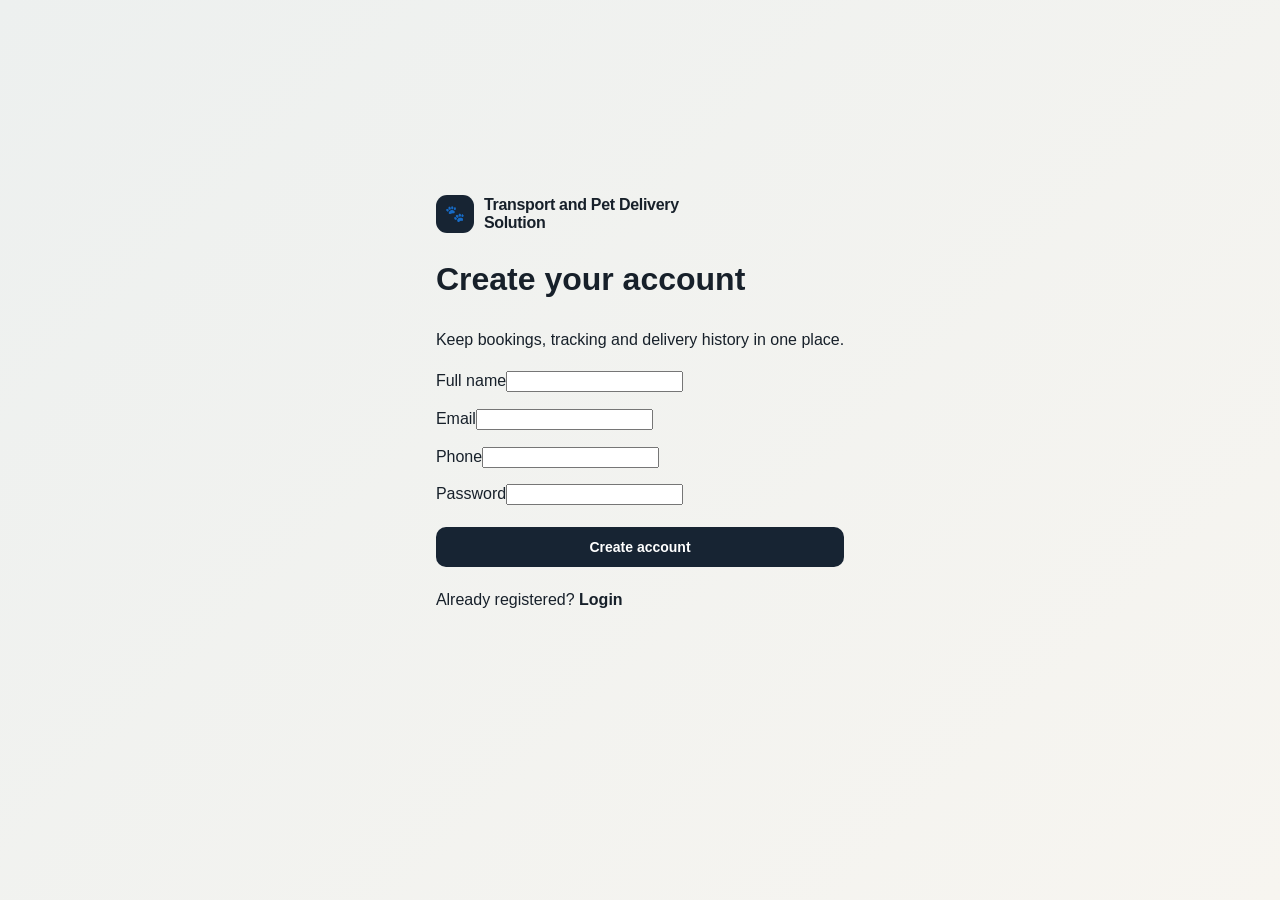
<file: register.html>
<!doctype html><html lang="en"><head><meta charset="utf-8"><meta name="viewport" content="width=device-width,initial-scale=1"><title>Create Account | Transport and Pet Delivery Solution</title><link rel="stylesheet" href="css/styles.css"><link rel="stylesheet" href="css/register.css"></head><body class="page-register"><div class="auth-wrap"><div class="auth-grid"><div class="auth-image" style="background-image:url('images/pawgo-delivery-home.png')"></div><div class="auth-form"><a class="brand" href="/"><span class="brand-mark">🐾</span><span class="brand-name">Transport and Pet Delivery Solution</span></a><h1>Create your account</h1><p>Keep bookings, tracking and delivery history in one place.</p><div id="registerNotice" class="notice"></div><form id="registerForm"><div class="field"><label>Full name</label><input name="name" required></div><div class="field" style="margin-top:12px"><label>Email</label><input name="email" type="email" required></div><div class="field" style="margin-top:12px"><label>Phone</label><input name="phone"></div><div class="field" style="margin-top:12px"><label>Password</label><input name="password" type="password" minlength="8" required></div><button class="btn btn-primary" style="width:100%;margin-top:20px">Create account</button></form><p style="margin-top:20px">Already registered? <a href="login.html" style="color:var(--orange);font-weight:800">Login</a></p></div></div></div><div id="toast" class="toast"></div><script src="js/app.js"></script><script src="js/auth.js"></script></body></html>
</file>
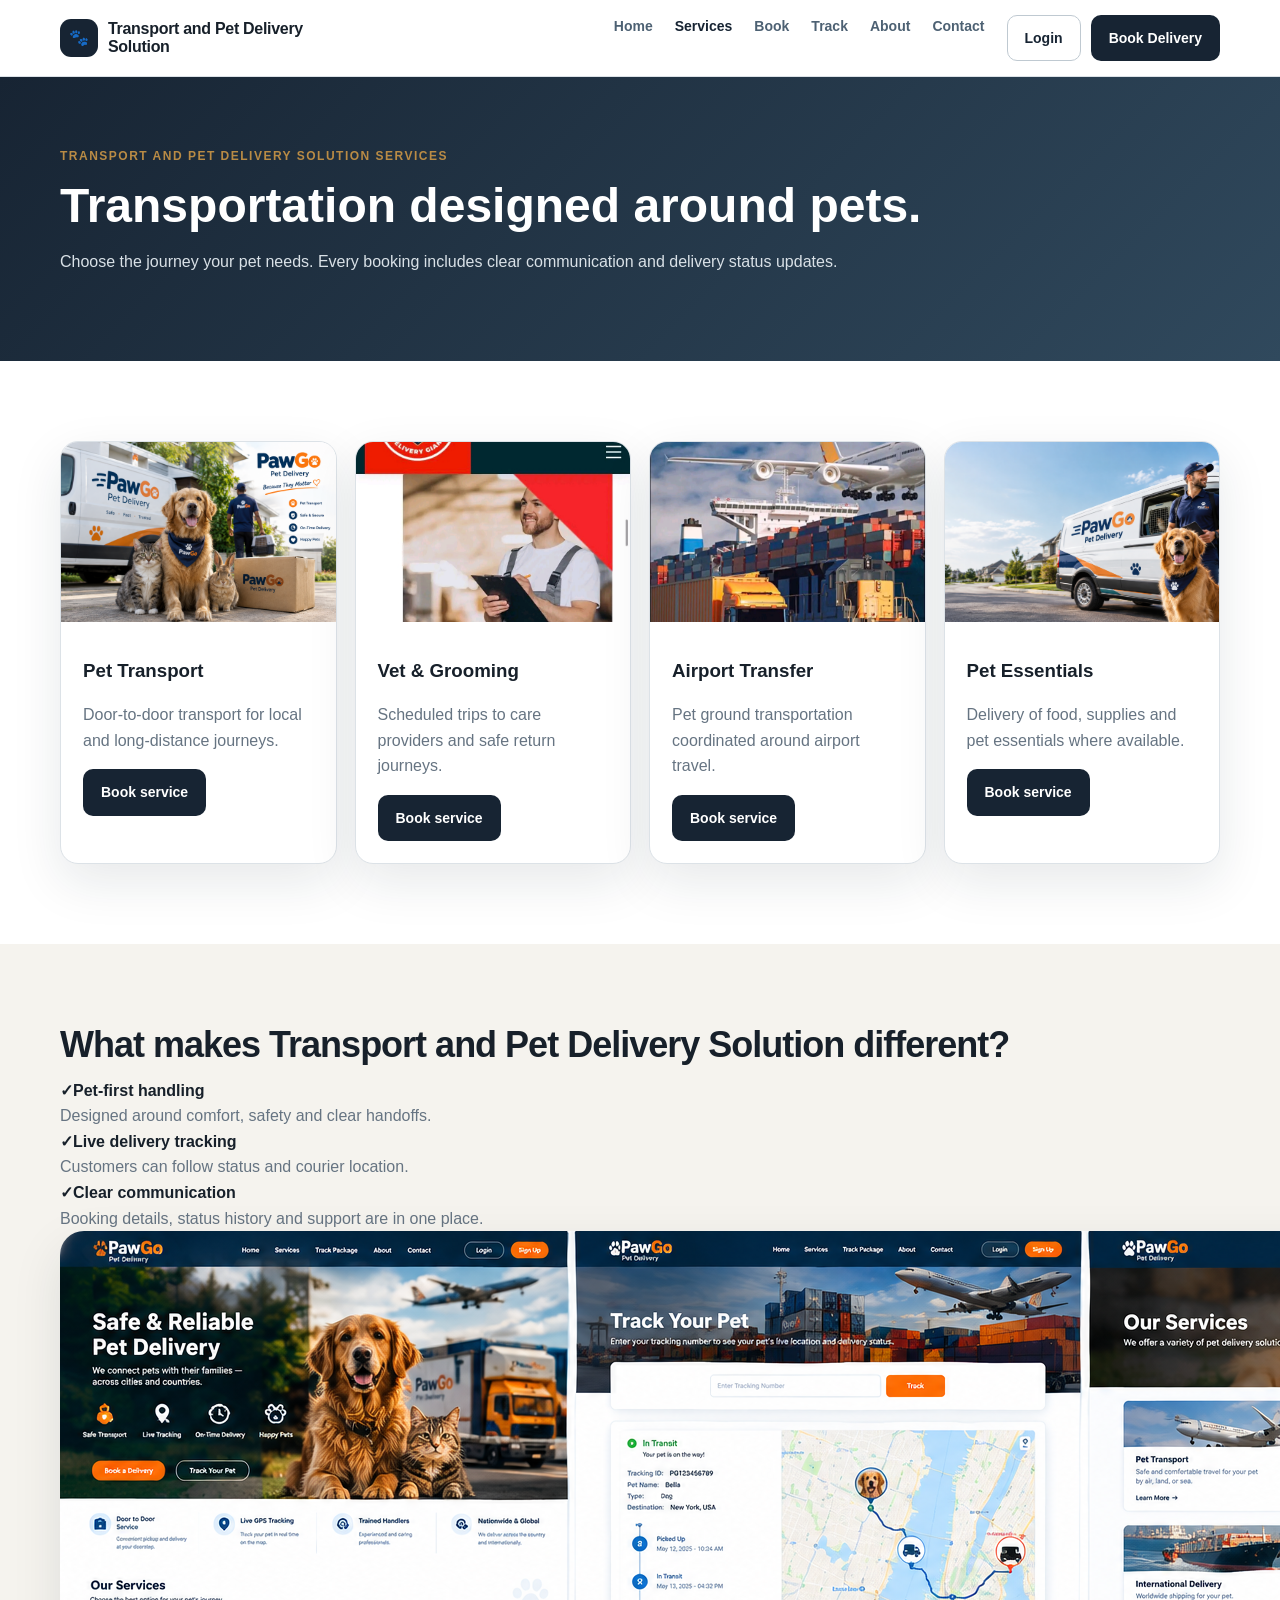
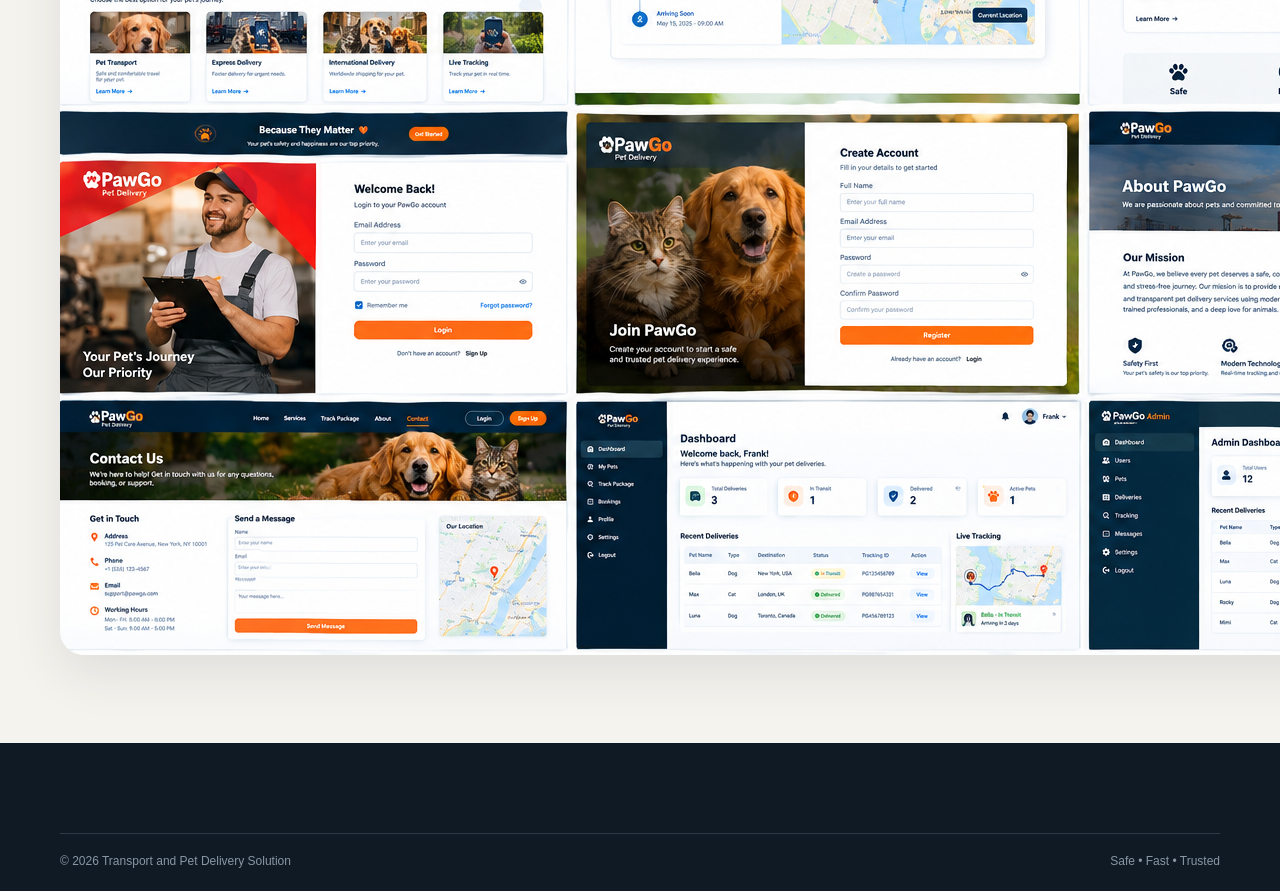
<file: services.html>
<!doctype html><html lang="en"><head><meta charset="utf-8"><meta name="viewport" content="width=device-width,initial-scale=1"><title>Services | Transport and Pet Delivery Solution</title><link rel="stylesheet" href="css/styles.css"><link rel="stylesheet" href="css/services.css"></head><body class="page-services"><header class="nav"><div class="container nav-inner"><a class="brand" href="/"><span class="brand-mark">🐾</span><span class="brand-name">Transport and Pet Delivery Solution</span></a><button class="menu" type="button" aria-label="Open navigation" aria-expanded="false">☰</button><nav class="nav-links"><a href="/">Home</a><a class="active" href="services.html">Services</a><a href="booking.html">Book</a><a href="tracking.html">Track</a><a href="about.html">About</a><a href="contact.html">Contact</a><div class="nav-actions"><a class="btn btn-outline" href="login.html">Login</a><a class="btn btn-primary" href="booking.html">Book Delivery</a></div></div></nav></div></header><section class="page-hero"><div class="container"><div class="eyebrow">Transport and Pet Delivery Solution services</div><h1>Transportation designed around pets.</h1><p>Choose the journey your pet needs. Every booking includes clear communication and delivery status updates.</p></div></section><section class="section"><div class="container cards"><article class="card"><img src="images/pawgo-realistic-service.png"><div class="card-body"><h3>Pet Transport</h3><p>Door-to-door transport for local and long-distance journeys.</p><a class="btn btn-primary" href="booking.html?service=pet-transport">Book service</a></div></article><article class="card"><img src="images/delivery-specialist.jpg"><div class="card-body"><h3>Vet & Grooming</h3><p>Scheduled trips to care providers and safe return journeys.</p><a class="btn btn-primary" href="booking.html?service=vet-grooming">Book service</a></div></article><article class="card"><img src="images/global-logistics.jpg"><div class="card-body"><h3>Airport Transfer</h3><p>Pet ground transportation coordinated around airport travel.</p><a class="btn btn-primary" href="booking.html?service=airport-transfer">Book service</a></div></article><article class="card"><img src="images/pawgo-van-tracking.png"><div class="card-body"><h3>Pet Essentials</h3><p>Delivery of food, supplies and pet essentials where available.</p><a class="btn btn-primary" href="booking.html?service=pet-essentials">Book service</a></div></article></div></section><section class="section alt"><div class="container two-col"><div><h2>What makes Transport and Pet Delivery Solution different?</h2><div class="checklist"><div class="check"><b>✓</b><span><strong>Pet-first handling</strong><br><span class="muted">Designed around comfort, safety and clear handoffs.</span></span></div><div class="check"><b>✓</b><span><strong>Live delivery tracking</strong><br><span class="muted">Customers can follow status and courier location.</span></span></div><div class="check"><b>✓</b><span><strong>Clear communication</strong><br><span class="muted">Booking details, status history and support are in one place.</span></span></div></div></div><img src="images/pawgo-pages-preview.png" alt="Transport and Pet Delivery Solution website page preview" style="border-radius:24px;box-shadow:var(--shadow)"></div></section><footer class="footer"><div class="container copyright"><span>© 2026 Transport and Pet Delivery Solution</span><span>Safe • Fast • Trusted</span></div></footer><script src="js/app.js"></script></body></html>
</file>
<file: css/styles.css>
:root{--navy:#172433;--navy2:#24384b;--slate:#4d6173;--ink:#17202a;--muted:#667482;--cream:#f5f3ee;--white:#fff;--line:#dce2e7;--gold:#b98b45;--gold2:#d5ad69;--green:#2f6f62;--shadow:0 18px 50px rgba(23,36,51,.10);--radius:18px}*{box-sizing:border-box}html{scroll-behavior:smooth}body{margin:0;font-family:Inter,Segoe UI,Arial,sans-serif;color:var(--ink);background:#fff;line-height:1.6}a{color:inherit;text-decoration:none}.container{width:min(1160px,92%);margin:auto}.topbar{background:var(--navy);color:#dfe7ed;font-size:13px}.topbar .container{display:flex;justify-content:space-between;padding:9px 0}.nav{background:rgba(255,255,255,.96);border-bottom:1px solid var(--line);position:sticky;top:0;z-index:1000;backdrop-filter:blur(12px)}.nav-inner{min-height:76px;display:flex;align-items:center;gap:24px}.brand{display:flex;align-items:center;gap:10px;font-weight:800;letter-spacing:-.3px}.brand-mark{width:38px;height:38px;border-radius:11px;display:grid;place-items:center;background:var(--navy);color:#fff}.brand-name{max-width:245px;line-height:1.1}.nav-links{display:flex;gap:22px;margin-left:auto;font-size:14px;font-weight:650;color:var(--slate)}.nav-links a:hover,.nav-links .active{color:var(--navy)}.nav-actions{display:flex;gap:10px}.menu{display:none}.btn{display:inline-flex;align-items:center;justify-content:center;border:1px solid transparent;border-radius:10px;padding:11px 17px;font-weight:750;font-size:14px;cursor:pointer;transition:.2s}.btn-primary{background:var(--navy);color:#fff}.btn-primary:hover{background:#0e1823;transform:translateY(-1px)}.btn-outline{border-color:#bfc9d1;background:#fff;color:var(--navy)}.btn-outline:hover{border-color:var(--navy)}.section{padding:80px 0}.section.alt{background:var(--cream)}.section-head{display:flex;justify-content:space-between;gap:30px;margin-bottom:30px}.section h2{font-size:36px;line-height:1.15;margin:0 0 12px;letter-spacing:-1px}.section-head p{max-width:680px;color:var(--muted)}.eyebrow{text-transform:uppercase;letter-spacing:1.5px;font-size:12px;font-weight:800;color:var(--gold);margin-bottom:14px}.cards{display:grid;grid-template-columns:repeat(4,1fr);gap:18px}.card,.form-card,.tracking-card{background:#fff;border:1px solid var(--line);border-radius:var(--radius);overflow:hidden;box-shadow:var(--shadow)}.card img{width:100%;height:180px;object-fit:cover}.card-body{padding:22px}.card h3{margin:5px 0 8px}.card p,.muted{color:var(--muted)}.icon{font-size:25px}.stats{display:grid;grid-template-columns:repeat(4,1fr);gap:20px}.stat{padding:25px;border-left:3px solid var(--gold)}.stat strong{display:block;font-size:31px;color:var(--navy)}.stat span{color:var(--muted);font-size:14px}.banner{background:var(--navy);color:#fff;border-radius:24px;padding:42px;display:grid;grid-template-columns:1fr 420px;gap:30px;align-items:center}.banner img{width:100%;height:250px;object-fit:cover;border-radius:16px}.footer{background:#101a24;color:#d9e0e6;padding:55px 0 20px}.footer-grid{display:grid;grid-template-columns:2fr 1fr 1fr 1fr;gap:30px}.footer h3{color:#fff;font-size:14px}.footer a{display:block;color:#aebbc5;margin:8px 0;font-size:14px}.copyright{border-top:1px solid #2d3944;margin-top:35px;padding-top:18px;display:flex;justify-content:space-between;color:#8997a3;font-size:12px}.toast{position:fixed;right:20px;bottom:20px;background:var(--navy);color:#fff;padding:12px 16px;border-radius:10px;display:none;z-index:2000}.page-hero{background:linear-gradient(135deg,#172433,#30495d);color:#fff;padding:70px 0}.page-hero h1{font-size:48px;line-height:1.1;margin:0 0 12px}.page-hero p{color:#d9e1e7}.tracking-box{display:flex;max-width:620px;margin-top:25px;background:#fff;padding:7px;border-radius:12px}.tracking-box input{flex:1;border:0;padding:12px;font-size:16px;outline:0}.track-layout{display:grid;grid-template-columns:1fr 1.3fr;gap:22px}.tracking-card{padding:25px}.badge{display:inline-block;padding:5px 9px;border-radius:99px;font-size:12px;font-weight:800}.badge.green{background:#e1f1ed;color:#276457}.timeline{border-left:2px solid #d8dee3;margin:24px 0 0 7px;padding-left:20px}.timeline div{margin-bottom:18px}.map{height:430px;border-radius:15px;overflow:hidden;background:#dce5e9}.map-grid{height:100%;position:relative;background:linear-gradient(25deg,#d7e1db 0 18%,#edf0ea 18% 30%,#dfe7ee 30% 42%,#f1eee6 42% 100%)}.map-grid:before,.map-grid:after{content:"";position:absolute;background:rgba(100,120,130,.22)}.map-grid:before{width:130%;height:14px;top:48%;left:-10%;transform:rotate(-16deg)}.map-grid:after{height:130%;width:11px;left:55%;top:-10%;transform:rotate(20deg)}.route{position:absolute;width:58%;height:5px;background:var(--gold);left:20%;top:48%;transform:rotate(-10deg);border-radius:99px}.pin{position:absolute;width:18px;height:18px;border-radius:50%;border:4px solid #fff;box-shadow:0 3px 10px #0004}.pin.start{background:#2f6f62;left:17%;top:56%}.pin.courier{background:#b98b45;left:48%;top:48%}.pin.end{background:#9d4b4b;right:16%;top:38%}@media(max-width:900px){.cards{grid-template-columns:repeat(2,1fr)}.stats{grid-template-columns:repeat(2,1fr)}.banner{grid-template-columns:1fr}.footer-grid{grid-template-columns:1fr 1fr}.nav-links{display:none}.nav-actions{display:none}.menu{display:block;margin-left:auto;background:none;border:0;font-size:25px}.track-layout{grid-template-columns:1fr}}@media(max-width:600px){.topbar .container,.copyright{flex-direction:column;gap:4px}.cards,.stats{grid-template-columns:1fr}.section{padding:55px 0}.section h2{font-size:30px}.page-hero h1{font-size:38px}.tracking-box{flex-direction:column}.tracking-box .btn{width:100%}.footer-grid{grid-template-columns:1fr}.brand-name{font-size:14px}}

/* v4.5 responsive navigation: phone + tablet */
@media (max-width:1050px){
  .nav-inner{gap:14px}
  .brand-name{max-width:210px}
  .nav-links{display:none}
  .nav-actions{display:none}
  .menu{display:block;margin-left:auto;background:transparent;border:0;color:var(--navy);font-size:26px;line-height:1;padding:8px;cursor:pointer}
  .nav.open .nav-links{display:flex;position:absolute;left:4%;right:4%;top:100%;margin:0;padding:14px;background:#fff;border:1px solid var(--line);border-radius:0 0 16px 16px;box-shadow:0 18px 35px rgba(23,36,51,.14);flex-direction:column;gap:0;z-index:1001}
  .nav.open .nav-links a{padding:13px 12px;border-bottom:1px solid #edf0f2;font-size:15px}
  .nav.open .nav-links a:last-child{border-bottom:0}
  .nav.open .nav-links a:hover,.nav.open .nav-links .active{background:var(--cream);border-radius:9px}
}
@media (max-width:767px){
  .container{width:min(94%,1160px)}
  .nav-inner{min-height:68px}
  .brand-name{max-width:175px;font-size:13px}
  .brand-mark{width:34px;height:34px}
}
</file>
<file: css/index.css>
.hero{background:linear-gradient(180deg,#f7f5f0 0,#fff 100%);padding:75px 0}.hero-grid{display:grid;grid-template-columns:1fr 1.05fr;gap:55px;align-items:center}.hero h1{font-size:60px;line-height:1.02;letter-spacing:-2.8px;margin:0 0 20px;color:var(--navy)}.hero h1 span{color:var(--gold)}.hero p{font-size:18px;color:var(--muted);max-width:620px}.hero-buttons{display:flex;gap:12px;margin:28px 0}.trust{display:flex;gap:18px;flex-wrap:wrap;color:var(--slate);font-size:13px;font-weight:700}.hero-image{border-radius:24px;overflow:hidden;box-shadow:0 25px 65px #17243325}.hero-image img{width:100%;display:block;height:520px;object-fit:cover}.page-home .card{transition:.2s}.page-home .card:hover{transform:translateY(-5px)}@media(max-width:900px){.hero-grid{grid-template-columns:1fr}.hero h1{font-size:47px}.hero-image img{height:390px}}
/* Home page live-map preview */
.live-preview{background:#f7f5f0}.live-preview .section-head{align-items:end}.home-map{position:relative;height:390px;border:1px solid #d9dfe3;border-radius:24px;overflow:hidden;background:#e9eee9;box-shadow:0 20px 55px rgba(23,36,51,.10);background-image:linear-gradient(25deg,transparent 0 47%,rgba(255,255,255,.72) 47.4% 48.3%,transparent 48.7%),linear-gradient(115deg,transparent 0 35%,rgba(255,255,255,.72) 35.4% 36.2%,transparent 36.6%),linear-gradient(8deg,transparent 0 68%,rgba(255,255,255,.72) 68.4% 69.1%,transparent 69.5%)}
.home-map:before{content:"";position:absolute;inset:0;background:radial-gradient(circle at 20% 70%,rgba(47,111,98,.08),transparent 24%),radial-gradient(circle at 80% 25%,rgba(185,139,69,.10),transparent 26%)}
.map-road{position:absolute;background:#fff;box-shadow:0 1px 2px rgba(23,36,51,.10);border-radius:999px}.r1{width:120%;height:34px;left:-10%;top:53%;transform:rotate(-13deg)}.r2{width:110%;height:22px;left:0;top:25%;transform:rotate(17deg)}.home-route{position:absolute;width:62%;height:6px;left:19%;top:48%;background:var(--gold);border-radius:99px;transform:rotate(-8deg);box-shadow:0 0 0 3px rgba(185,139,69,.12)}.home-pin{position:absolute;width:22px;height:22px;border-radius:50%;border:5px solid #fff;box-shadow:0 5px 18px rgba(23,36,51,.25);z-index:3}.pickup-pin{left:17%;top:58%;background:var(--green)}.courier-pin{left:49%;top:50%;background:var(--gold)}.destination-pin{right:16%;top:36%;background:#8c4f55}.map-label{position:absolute;z-index:4;background:#fff;border:1px solid #dbe1e5;border-radius:8px;padding:5px 9px;font-size:12px;font-weight:800;color:var(--navy);box-shadow:0 6px 18px rgba(23,36,51,.10)}.pickup{left:12%;top:66%}.courier{left:45%;top:41%}.destination{right:10%;top:27%}.map-card{position:absolute;right:20px;bottom:20px;z-index:5;display:flex;flex-direction:column;gap:2px;background:rgba(255,255,255,.96);border:1px solid #dce2e7;border-radius:14px;padding:14px 16px;min-width:230px;box-shadow:0 12px 30px rgba(23,36,51,.15);font-size:13px}.map-card strong{font-size:14px;color:var(--navy)}.map-card span{color:var(--muted)}.map-card .live-dot{color:var(--green);font-weight:800;margin-top:3px}@media(max-width:700px){.home-map{height:320px}.map-card{left:15px;right:15px;bottom:15px}.live-preview .section-head{align-items:start;flex-direction:column}}
</file>
<file: css/about.css>
.page-about .about-grid{display:grid;grid-template-columns:1fr 1fr;gap:45px;align-items:center}.page-about .about-grid img{width:100%;border-radius:22px;box-shadow:var(--shadow)}.page-about .principles{display:grid;grid-template-columns:repeat(3,1fr);gap:18px}.page-about .principles article{padding:25px;background:var(--cream);border-radius:15px}@media(max-width:800px){.page-about .about-grid,.page-about .principles{grid-template-columns:1fr}}
</file>
<file: css/booking.css>
.page-booking .section{background:#f5f3ee}.page-booking .form-card{max-width:900px;margin:auto;padding:34px}.page-booking form{display:grid;grid-template-columns:1fr 1fr;gap:18px}.page-booking label{font-size:13px;font-weight:750;color:var(--navy)}.page-booking input,.page-booking select,.page-booking textarea{width:100%;margin-top:7px;border:1px solid #cbd4db;border-radius:9px;padding:12px;background:#fff;font:inherit}.page-booking textarea{min-height:110px}.page-booking .full{grid-column:1/-1}@media(max-width:700px){.page-booking form{grid-template-columns:1fr}}
</file>
<file: css/contact.css>
.page-contact .section{background:#f7f8f8}.page-contact .contact-grid{display:grid;grid-template-columns:.8fr 1.2fr;gap:25px}.page-contact .contact-card{background:#fff;border:1px solid var(--line);border-radius:18px;padding:30px;box-shadow:var(--shadow)}.page-contact input,.page-contact textarea{width:100%;padding:13px;border:1px solid #cbd4db;border-radius:9px;margin:7px 0 15px;font:inherit}.page-contact textarea{min-height:150px}@media(max-width:800px){.page-contact .contact-grid{grid-template-columns:1fr}}
</file>
<file: css/courier.css>
.page-courier{background:#f5f6f7}.courier-shell{display:grid;grid-template-columns:1.2fr .8fr;gap:22px}.courier-panel{background:#fff;border:1px solid var(--line);border-radius:18px;padding:25px;box-shadow:var(--shadow)}.courier-status{display:inline-flex;padding:8px 12px;border-radius:99px;background:#e5f1ee;color:#286456;font-weight:800}@media(max-width:850px){.courier-shell{grid-template-columns:1fr}}
</file>
<file: css/dashboard.css>
.page-dashboard{background:#f5f6f7}.dashboard-grid{display:grid;grid-template-columns:repeat(4,1fr);gap:18px}.dash-card{background:#fff;border:1px solid var(--line);border-radius:16px;padding:22px;box-shadow:0 8px 25px #1724330b}.dash-card strong{display:block;font-size:30px;color:var(--navy)}.table-wrap{margin-top:25px;background:#fff;border:1px solid var(--line);border-radius:16px;padding:20px;overflow-x:auto}table{width:100%;min-width:720px;border-collapse:collapse}th,td{text-align:left;padding:13px;border-bottom:1px solid var(--line);font-size:14px;white-space:nowrap}.dashboard-actions{display:flex;gap:10px;flex-wrap:wrap}.dashboard-links{display:grid;grid-template-columns:repeat(4,1fr);gap:14px;margin:25px 0}.dashboard-link{background:#fff;border:1px solid var(--line);border-radius:14px;padding:17px;font-weight:750;color:var(--navy);box-shadow:0 8px 25px #1724330b}.dashboard-link span{display:block;color:var(--muted);font-size:12px;font-weight:500;margin-top:3px}@media(max-width:1050px){.dashboard-links{grid-template-columns:repeat(2,1fr)}}@media(max-width:767px){.dashboard-grid{grid-template-columns:1fr}.dashboard-links{grid-template-columns:1fr}.section-head{align-items:flex-start;flex-direction:column}.dashboard-actions{width:100%}.dashboard-actions .btn{width:100%}.table-wrap{padding:10px;margin-left:-2px;margin-right:-2px}.table-wrap:after{content:'Swipe left/right to view all delivery details';display:block;color:var(--muted);font-size:12px;padding:10px 4px 2px}}

/* v4.6 dashboard access + responsive polish */
.dashboard-actions .btn{min-height:44px}
.dashboard-link{min-height:86px;display:block}
@media(max-width:1050px){
  .page-dashboard .section-head{gap:18px}
  .dashboard-links{grid-template-columns:repeat(2,minmax(0,1fr))}
}
@media(max-width:767px){
  .page-dashboard .section{padding-top:42px}
  .dashboard-links{grid-template-columns:1fr}
  .dashboard-link{min-height:auto}
  .stats{gap:12px}
  .stat{padding:18px}
  .table-wrap{overflow-x:auto;-webkit-overflow-scrolling:touch}
}
</file>
<file: css/login.css>
.page-login,.page-register{background:linear-gradient(135deg,#edf0ef,#f7f5f0);min-height:100vh}.auth-wrap{min-height:calc(100vh - 77px);display:grid;place-items:center}.auth-card{width:min(460px,92%);background:#fff;border:1px solid var(--line);border-radius:20px;padding:35px;box-shadow:var(--shadow)}.auth-card input{width:100%;padding:13px;margin:7px 0 15px;border:1px solid #cbd4db;border-radius:9px}.auth-card .btn{width:100%}
</file>
<file: css/register.css>
@import url('login.css');.page-register .auth-card{max-width:520px}.page-register .auth-card h1{color:var(--navy)}
</file>
<file: css/services.css>
.page-services .service-grid{display:grid;grid-template-columns:repeat(3,1fr);gap:20px}.page-services .service-card{background:#fff;border:1px solid var(--line);border-radius:18px;overflow:hidden;box-shadow:var(--shadow)}.page-services .service-card img{width:100%;height:210px;object-fit:cover}.page-services .service-card div{padding:25px}@media(max-width:800px){.page-services .service-grid{grid-template-columns:1fr}}
</file>
